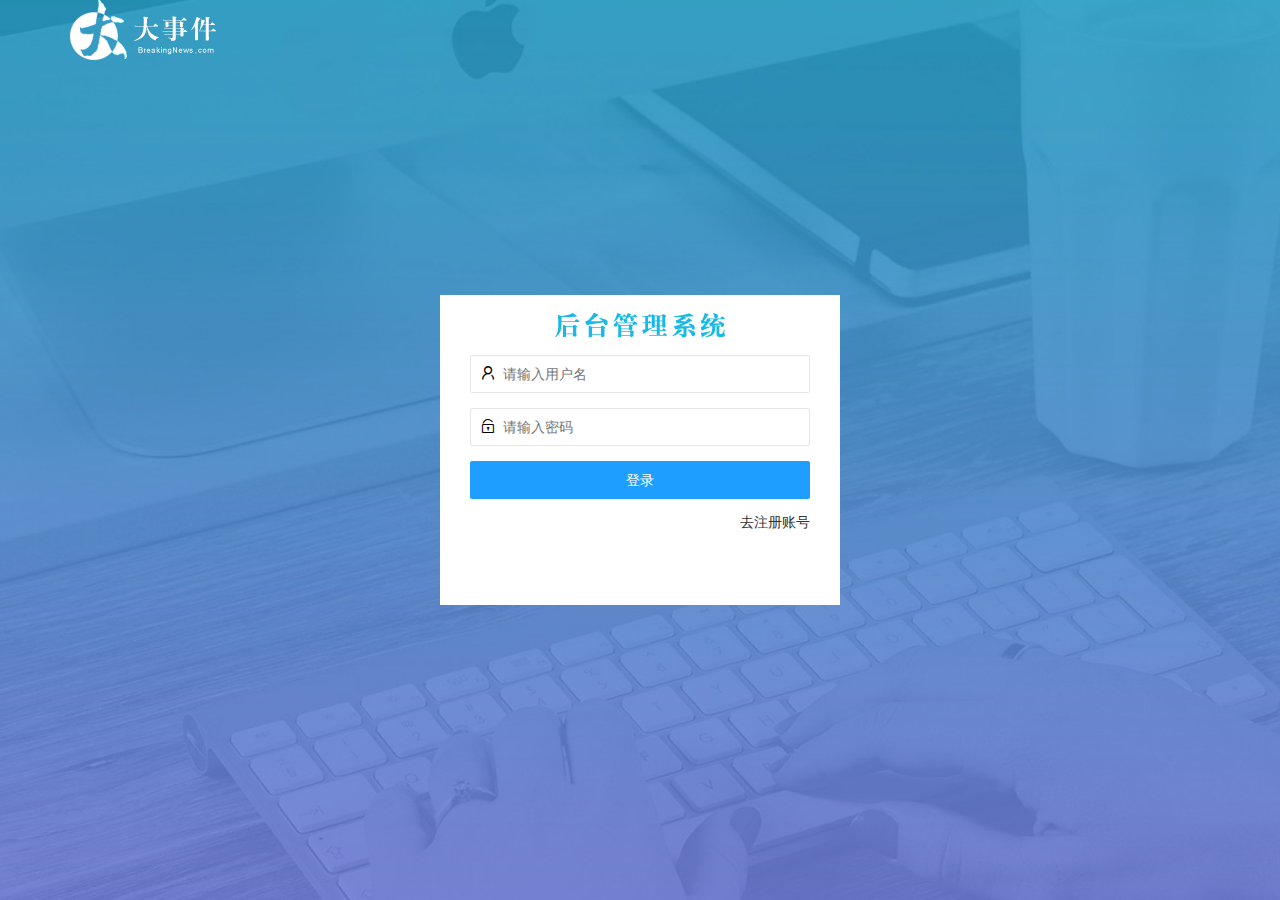
<file: login.html>
<!DOCTYPE html>
<html lang="en">

<head>
    <meta charset="UTF-8">
    <meta http-equiv="X-UA-Compatible" content="IE=edge">
    <meta name="viewport" content="width=device-width, initial-scale=1.0">
    <title>大事件-登录/注册</title>
    <!-- 导入自己的样式表 -->
    <link rel="stylesheet" href="/assets/css/login.css">
    <!-- 导入layui样式表 -->
    <link rel="stylesheet" href="/assets/lib/layui/css/layui.css">
</head>

<body>
    <!-- 头部的logo区域 -->
    <div class="layui-main">
        <img src="/assets/images/logo.png" alt="">
    </div>
    <!-- 登录注册区域 -->
    <div class="loginAndRegBox">
        <div class="title-box"></div>
        <!-- 登录的div -->
        <div class="login-box">
            <!-- 登录的表单 -->
            <form class="layui-form" id="form_login">
                <!-- 用户名 -->
                <div class="layui-form-item">
                    <i class="layui-icon layui-icon-username"></i>
                    <input type="text" name="username" required lay-verify="required" placeholder="请输入用户名"
                        autocomplete="off" class="layui-input">
                </div>
                <!-- 密码 -->
                <div class="layui-form-item">
                    <i class="layui-icon layui-icon-password"></i>
                    <input type="password" name="password" required lay-verify="required" placeholder="请输入密码"
                        autocomplete="off" class="layui-input">
                </div>
                <!-- 登录按钮 -->
                <div class="layui-form-item ">
                    <button class="layui-btn layui-btn-fluid layui-btn-normal" lay-submit>登录</button>
                </div>
                <div class="layui-form-item links">
                    <a href="javascript:;" id="link_reg">去注册账号</a>
                </div>
            </form>
        </div>
        <!-- 注册的div -->
        <div class="reg-box">
            <!-- 注册的表单 -->
            <form class="layui-form" id="form_reg">
                <!-- 用户名 -->
                <div class="layui-form-item">
                    <i class="layui-icon layui-icon-username"></i>
                    <input type="text" name="username" required lay-verify="required" placeholder="请输入用户名"
                        autocomplete="off" class="layui-input">
                </div>
                <!-- 密码 -->
                <div class="layui-form-item">
                    <i class="layui-icon layui-icon-password"></i>
                    <input type="password" name="password" required lay-verify="required|pwd" placeholder="请输入密码"
                        autocomplete="off" class="layui-input">
                </div>
                <!-- 确认密码框 -->
                <div class="layui-form-item">
                    <i class="layui-icon layui-icon-password"></i>
                    <input type="password" name="repassword" required lay-verify="required|pwd|repwd"
                        placeholder="再次确认密码" autocomplete="off" class="layui-input">
                </div>
                <!-- 登录按钮 -->
                <div class="layui-form-item ">
                    <button class="layui-btn layui-btn-fluid layui-btn-normal" lay-submit>注册</button>
                </div>
                <div class="layui-form-item links">
                    <a href="javascript:;" id="link_login">去登录</a>
                </div>
            </form>
        </div>
    </div>
    <!-- 导入layui的js文件 -->
    <script src="/assets/lib/layui/layui.all.js"></script>
    <!-- 导入jquery -->
    <script src="/assets/lib/jquery.js"></script>
    <!-- 导入自己封装的baseAPI.js脚本 -->
    <script src="/assets/js/baseAPI.js"></script>
    <!-- 导入自己的js -->
    <script src="/assets/js/login.js"></script>
</body>

</html>
</file>
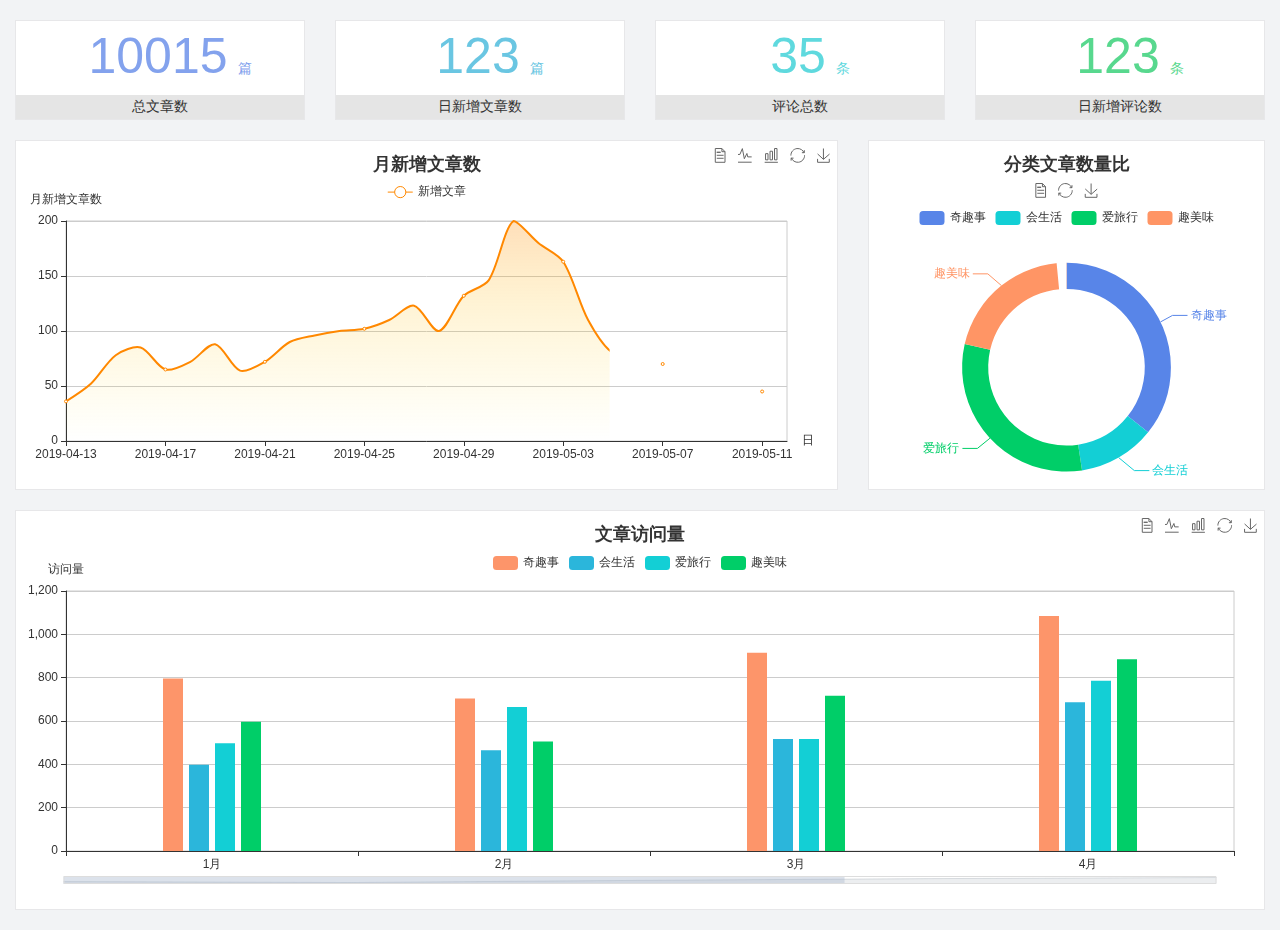
<file: home/dashboard.html>
<!DOCTYPE html>
<html lang="en">

<head>
  <meta charset="UTF-8">
  <meta name="viewport" content="width=device-width, initial-scale=1.0">
  <meta http-equiv="X-UA-Compatible" content="ie=edge">
  <title>图表统计</title>
  <link rel="stylesheet" href="../../assets/lib/bootstrap.css" />
  <link rel="stylesheet" href="../../assets/lib/main.css" />
  <script src="../../assets/lib/jquery.js"></script>
  <script type="text/javascript" src="../../assets/lib/echarts.min.js"></script>
</head>

<body>
  <div class="container-fluid">
    <div class="row spannel_list">
      <div class="col-sm-3 col-xs-6">
        <div class="spannel">
          <em>10015</em><span>篇</span>
          <b>总文章数</b>
        </div>
      </div>
      <div class="col-sm-3 col-xs-6">
        <div class="spannel scolor01">
          <em>123</em><span>篇</span>
          <b>日新增文章数</b>
        </div>
      </div>
      <div class="col-sm-3 col-xs-6">
        <div class="spannel scolor02">
          <em>35</em><span>条</span>
          <b>评论总数</b>
        </div>
      </div>
      <div class="col-sm-3 col-xs-6">
        <div class="spannel scolor03">
          <em>123</em><span>条</span>
          <b>日新增评论数</b>
        </div>
      </div>
    </div>
  </div>

  <div class="container-fluid">
    <div class="row curve-pie">
      <div class="col-lg-8 col-md-8">
        <div class="gragh_pannel" id="curve_show"></div>
      </div>
      <div class="col-lg-4 col-md-4">
        <div class="gragh_pannel" id="pie_show"></div>
      </div>
    </div>
  </div>

  <div class="container-fluid">
    <div class="column_pannel" id="column_show"></div>
  </div>

  <script>
    var oChart = echarts.init(document.getElementById('curve_show'));
    var aList_all = [
      { 'count': 36, 'date': '2019-04-13' },
      { 'count': 52, 'date': '2019-04-14' },
      { 'count': 78, 'date': '2019-04-15' },
      { 'count': 85, 'date': '2019-04-16' },
      { 'count': 65, 'date': '2019-04-17' },
      { 'count': 72, 'date': '2019-04-18' },
      { 'count': 88, 'date': '2019-04-19' },
      { 'count': 64, 'date': '2019-04-20' },
      { 'count': 72, 'date': '2019-04-21' },
      { 'count': 90, 'date': '2019-04-22' },
      { 'count': 96, 'date': '2019-04-23' },
      { 'count': 100, 'date': '2019-04-24' },
      { 'count': 102, 'date': '2019-04-25' },
      { 'count': 110, 'date': '2019-04-26' },
      { 'count': 123, 'date': '2019-04-27' },
      { 'count': 100, 'date': '2019-04-28' },
      { 'count': 132, 'date': '2019-04-29' },
      { 'count': 146, 'date': '2019-04-30' },
      { 'count': 200, 'date': '2019-05-01' },
      { 'count': 180, 'date': '2019-05-02' },
      { 'count': 163, 'date': '2019-05-03' },
      { 'count': 110, 'date': '2019-05-04' },
      { 'count': 80, 'date': '2019-05-05' },
      { 'count': 82, 'date': '2019-05-06' },
      { 'count': 70, 'date': '2019-05-07' },
      { 'count': 65, 'date': '2019-05-08' },
      { 'count': 54, 'date': '2019-05-09' },
      { 'count': 40, 'date': '2019-05-10' },
      { 'count': 45, 'date': '2019-05-11' },
      { 'count': 38, 'date': '2019-05-12' },
    ];

    let aCount = [];
    let aDate = [];

    for (var i = 0; i < aList_all.length; i++) {
      aCount.push(aList_all[i].count);
      aDate.push(aList_all[i].date);
    }

    var chartopt = {
      title: {
        text: '月新增文章数',
        left: 'center',
        top: '10'
      },
      tooltip: {
        trigger: 'axis'
      },
      legend: {
        data: ['新增文章'],
        top: '40'
      },
      toolbox: {
        show: true,
        feature: {
          mark: { show: true },
          dataView: { show: true, readOnly: false },
          magicType: { show: true, type: ['line', 'bar'] },
          restore: { show: true },
          saveAsImage: { show: true }
        }
      },
      calculable: true,
      xAxis: [
        {
          name: '日',
          type: 'category',
          boundaryGap: false,
          data: aDate
        }
      ],
      yAxis: [
        {
          name: '月新增文章数',
          type: 'value'
        }
      ],
      series: [
        {
          name: '新增文章',
          type: 'line',
          smooth: true,
          itemStyle: { normal: { areaStyle: { type: 'default' }, color: '#f80' }, lineStyle: { color: '#f80' } },
          data: aCount
        }],
      areaStyle: {
        normal: {
          color: new echarts.graphic.LinearGradient(0, 0, 0, 1, [{
            offset: 0,
            color: 'rgba(255,136,0,0.39)'
          }, {
            offset: .34,
            color: 'rgba(255,180,0,0.25)'
          }, {
            offset: 1,
            color: 'rgba(255,222,0,0.00)'
          }])

        }
      },
      grid: {
        show: true,
        x: 50,
        x2: 50,
        y: 80,
        height: 220
      }
    };

    oChart.setOption(chartopt);


    var oPie = echarts.init(document.getElementById('pie_show'));
    var oPieopt =
    {
      title: {
        top: 10,
        text: '分类文章数量比',
        x: 'center'
      },
      tooltip: {
        trigger: 'item',
        formatter: "{a} <br/>{b} : {c} ({d}%)"
      },
      color: ['#5885e8', '#13cfd5', '#00ce68', '#ff9565'],
      legend: {
        x: 'center',
        top: 65,
        data: ['奇趣事', '会生活', '爱旅行', '趣美味']
      },
      toolbox: {
        show: true,
        x: 'center',
        top: 35,
        feature: {
          mark: { show: true },
          dataView: { show: true, readOnly: false },
          magicType: {
            show: true,
            type: ['pie', 'funnel'],
            option: {
              funnel: {
                x: '25%',
                width: '50%',
                funnelAlign: 'left',
                max: 1548
              }
            }
          },
          restore: { show: true },
          saveAsImage: { show: true }
        }
      },
      calculable: true,
      series: [
        {
          name: '访问来源',
          type: 'pie',
          radius: ['45%', '60%'],
          center: ['50%', '65%'],
          data: [
            { value: 300, name: '奇趣事' },
            { value: 100, name: '会生活' },
            { value: 260, name: '爱旅行' },
            { value: 180, name: '趣美味' }
          ]
        }
      ]
    };
    oPie.setOption(oPieopt);



    var oColumn = this.echarts.init(document.getElementById('column_show'));
    var oColumnopt =
    {
      title: {
        text: '文章访问量',
        left: 'center',
        top: '10'
      },
      tooltip: {
        trigger: 'axis'
      },
      legend: {
        data: ['奇趣事', '会生活', '爱旅行', '趣美味'],
        top: '40'
      },
      toolbox: {
        show: true,
        feature: {
          mark: { show: true },
          dataView: { show: true, readOnly: false },
          magicType: { show: true, type: ['line', 'bar'] },
          restore: { show: true },
          saveAsImage: { show: true }
        }
      },
      calculable: true,
      xAxis: [
        {
          type: 'category',
          data: ['1月', '2月', '3月', '4月', '5月']
        }
      ],
      yAxis: [
        {
          name: '访问量',
          type: 'value'
        }
      ],
      series: [
        {
          name: '奇趣事',
          type: 'bar',
          barWidth: 20,
          itemStyle: {
            normal: { areaStyle: { type: 'default' }, color: '#fd956a' }
          },
          data: [800, 708, 920, 1090, 1200]
        },
        {
          name: '会生活',
          type: 'bar',
          barWidth: 20,
          itemStyle: {
            normal: { areaStyle: { type: 'default' }, color: '#2bb6db' }
          },
          data: [400, 468, 520, 690, 800]
        },
        {
          name: '爱旅行',
          type: 'bar',
          barWidth: 20,
          itemStyle: {
            normal: { areaStyle: { type: 'default' }, color: '#13cfd5' }
          },
          data: [500, 668, 520, 790, 900]
        },
        {
          name: '趣美味',
          type: 'bar',
          barWidth: 20,
          itemStyle: {
            normal: { areaStyle: { type: 'default' }, color: '#00ce68' }
          },
          data: [600, 508, 720, 890, 1000]
        }
      ],
      grid: {
        show: true,
        x: 50,
        x2: 30,
        y: 80,
        height: 260
      },
      dataZoom: [//给x轴设置滚动条
        {
          start: 0,//默认为0
          end: 100 - 1000 / 31,//默认为100
          type: 'slider',
          show: true,
          xAxisIndex: [0],
          handleSize: 0,//滑动条的 左右2个滑动条的大小
          height: 8,//组件高度
          left: 45, //左边的距离
          right: 50,//右边的距离
          bottom: 26,//右边的距离
          handleColor: '#ddd',//h滑动图标的颜色
          handleStyle: {
            borderColor: "#cacaca",
            borderWidth: "1",
            shadowBlur: 2,
            background: "#ddd",
            shadowColor: "#ddd",
          }
        }]
    };
    oColumn.setOption(oColumnopt);
  </script>
</body>

</html>
</file>
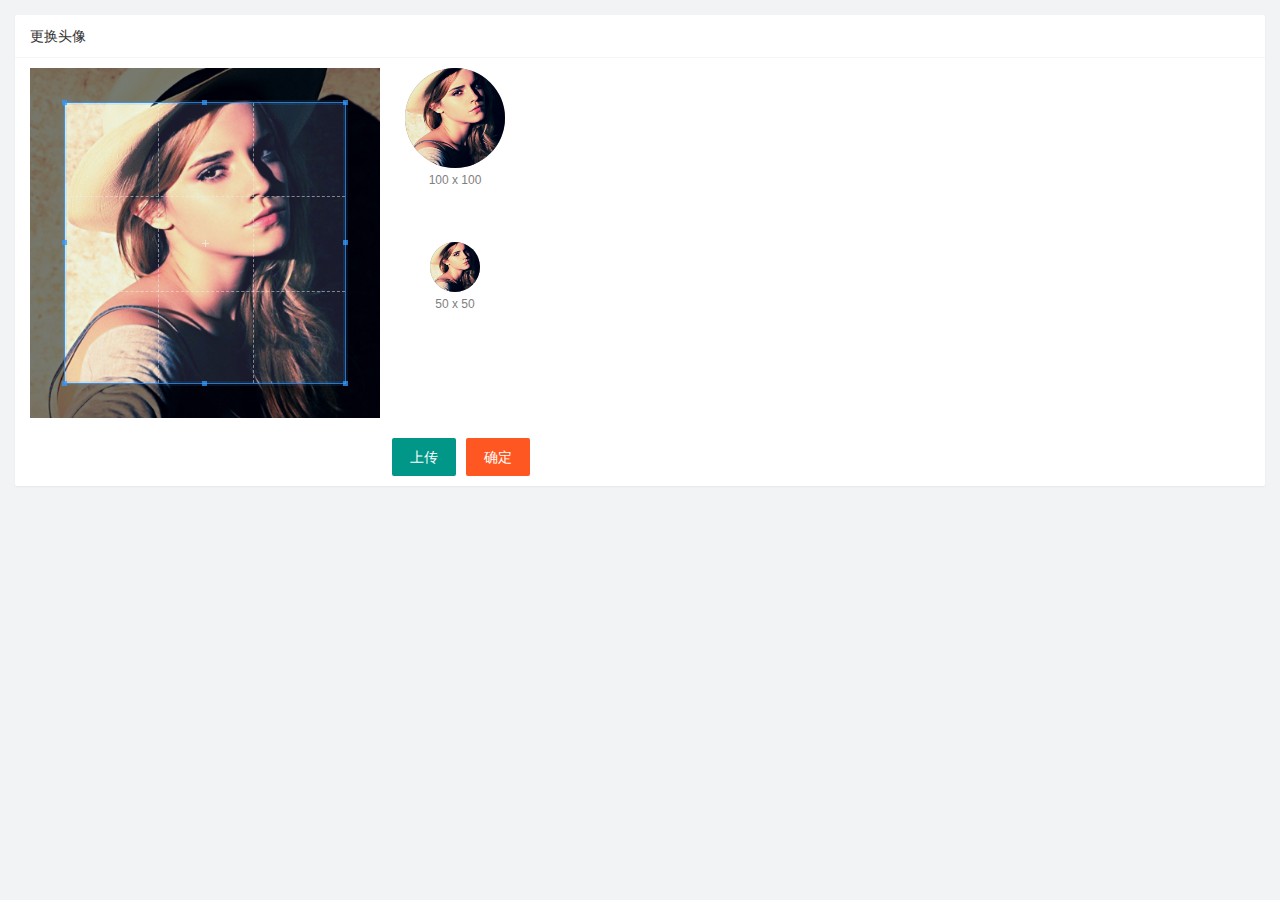
<file: user/user_avatar.html>
<!DOCTYPE html>
<html lang="en">

<head>
    <meta charset="UTF-8">
    <meta http-equiv="X-UA-Compatible" content="IE=edge">
    <meta name="viewport" content="width=device-width, initial-scale=1.0">
    <title>更换头像</title>
    <!-- 导入layui样式表 -->
    <link rel="stylesheet" href="/assets/lib/layui/css/layui.css">
    <!-- 导入自己的样式表 -->
    <link rel="stylesheet" href="/assets/css/user/user_avatar.css">
    <!-- 导入cropper样式表 -->
    <link rel="stylesheet" href="/assets/lib/cropper/cropper.css" />
</head>

<body>
    <div class="layui-card">
        <div class="layui-card-header">更换头像</div>
        <div class="layui-card-body">
            <!-- 第一行的图片裁剪和预览区域 -->
            <div class="row1">
                <!-- 图片裁剪区域 -->
                <div class="cropper-box">
                    <!-- 这个 img 标签很重要，将来会把它初始化为裁剪区域 -->
                    <img id="image" src="/assets/images/sample.jpg" />
                </div>
                <!-- 图片的预览区域 -->
                <div class="preview-box">
                    <div>
                        <!-- 宽高为 100px 的预览区域 -->
                        <div class="img-preview w100"></div>
                        <p class="size">100 x 100</p>
                    </div>
                    <div>
                        <!-- 宽高为 50px 的预览区域 -->
                        <div class="img-preview w50"></div>
                        <p class="size">50 x 50</p>
                    </div>
                </div>
            </div>

            <!-- 第二行的按钮区域 -->
            <div class="row2">
                <!-- 通过accept属性，可以指定允许用户选择什么类型的文件 -->
                <input type="file" id="file" accept="image/png,image/jpeg">
                <button type="button" class="layui-btn" id="btnChooseImage">上传</button>
                <button type="button" class="layui-btn layui-btn-danger" id="btnUpload">确定</button>
            </div>
        </div>
    </div>
    <script src="/assets/lib/layui/layui.all.js"></script>
    <script src="/assets/lib/jquery.js"></script>
    <script src="/assets/lib/cropper/Cropper.js"></script>
    <script src="/assets/lib/cropper/jquery-cropper.js"></script>
    <script src="/assets/js/baseAPI.js"></script>
    <!-- 导入自己的js脚本 -->
    <script src="/assets/js/user/user_avatar.js"></script>
</body>

</html>
</file>
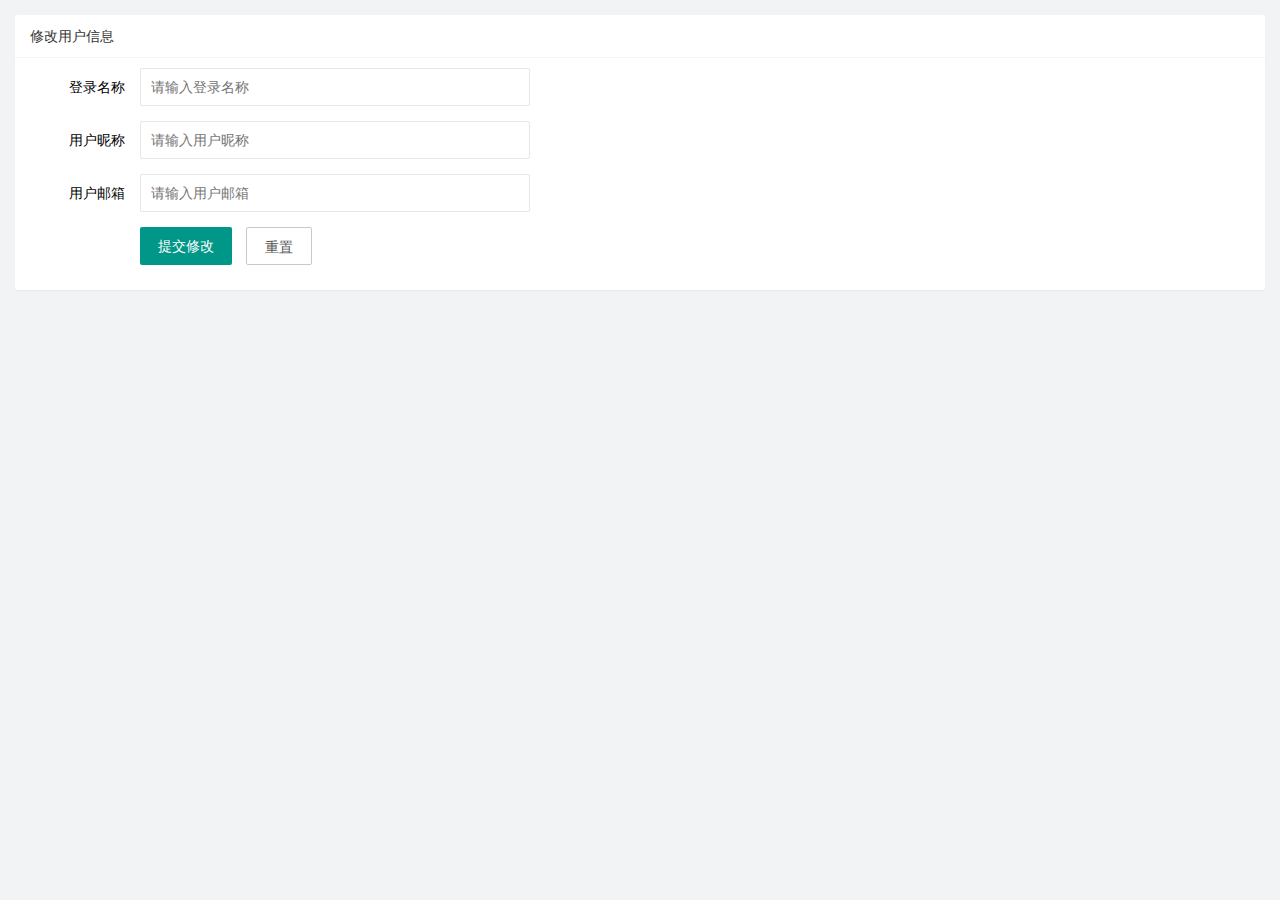
<file: user/user_info.html>
<!DOCTYPE html>
<html lang="en">

<head>
    <meta charset="UTF-8">
    <meta http-equiv="X-UA-Compatible" content="IE=edge">
    <meta name="viewport" content="width=device-width, initial-scale=1.0">
    <title>基本资料</title>
    <!-- 导入layui样式 -->
    <link rel="stylesheet" href="/assets/lib/layui/css/layui.css">
    <!-- 导入自己的样式 -->
    <link rel="stylesheet" href="/assets/css/user/user_info.css">

</head>

<body>
    <div class="layui-card">
        <div class="layui-card-header">修改用户信息</div>
        <div class="layui-card-body">
            <!-- form表单区域 -->
            <form class="layui-form" lay-filter="formUserInfo">
                <!-- 这是隐藏域 -->
                <input type="hidden" name="id">
                <div class="layui-form-item">
                    <label class="layui-form-label">登录名称</label>
                    <div class="layui-input-block">
                        <input type="text" name="username" required lay-verify="required" placeholder="请输入登录名称"
                            autocomplete="off" class="layui-input"  readonly>
                    </div>
                </div>

                <div class="layui-form-item">
                    <label class="layui-form-label">用户昵称</label>
                    <div class="layui-input-block">
                        <input type="text" name="nickname" required lay-verify="required|nickname" placeholder="请输入用户昵称"
                            autocomplete="off" class="layui-input">
                    </div>
                </div>

                <div class="layui-form-item">
                    <label class="layui-form-label">用户邮箱</label>
                    <div class="layui-input-block">
                        <input type="text" name="email" required lay-verify="required|email" placeholder="请输入用户邮箱"
                            autocomplete="off" class="layui-input">
                    </div>
                </div>

                <div class="layui-form-item">
                    <div class="layui-input-block">
                        <button class="layui-btn" lay-submit lay-filter="formDemo">提交修改</button>
                        <button type="reset" class="layui-btn layui-btn-primary" id="btnReset">重置</button>
                    </div>
                </div>
            </form>
        </div>
    </div>

    <!-- 导入layui的js文件 -->
    <script src="/assets/lib/layui/layui.all.js"></script>
    <!-- 导入jquery -->
    <script src="/assets/lib/jquery.js"></script>
    <!-- 导入baseAPI脚本 -->
    <script src="/assets/js/baseAPI.js"></script>
    <!-- 导入自己的js文件 -->
    <script src="/assets/js/user/user_info.js"></script>
</body>

</html>
</file>
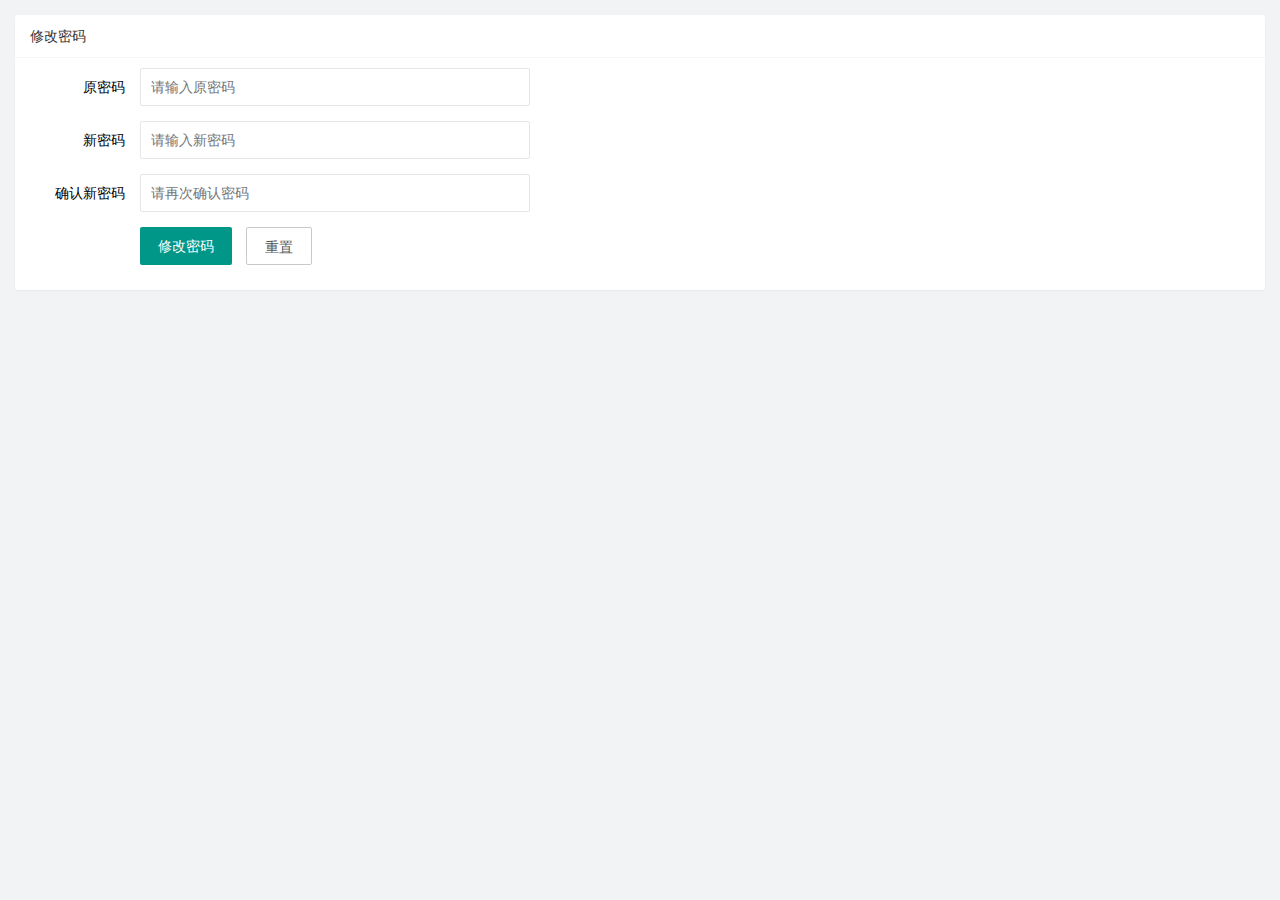
<file: user/user_pwd.html>
<!DOCTYPE html>
<html lang="en">

<head>
    <meta charset="UTF-8">
    <meta http-equiv="X-UA-Compatible" content="IE=edge">
    <meta name="viewport" content="width=device-width, initial-scale=1.0">
    <title>重置密码</title>
    <!-- 导入layui样式表 -->
    <link rel="stylesheet" href="/assets/lib/layui/css/layui.css">
    <!-- 导入自己的样式表 -->
    <link rel="stylesheet" href="/assets/css/user/user_pwd.css">
</head>

<body>
    <!-- 卡片区域 -->
    <div class="layui-card">
        <div class="layui-card-header">修改密码</div>
        <div class="layui-card-body">
            <form class="layui-form" action="">
                <div class="layui-form-item">
                    <label class="layui-form-label">原密码</label>
                    <div class="layui-input-block">
                        <input type="password" name="oldPwd" required lay-verify="required|pwd" placeholder="请输入原密码"
                            autocomplete="off" class="layui-input">
                    </div>
                </div>
                <div class="layui-form-item">
                    <label class="layui-form-label">新密码</label>
                    <div class="layui-input-block">
                        <input type="password" name="newPwd" required lay-verify="required|pwd|samePwd" placeholder="请输入新密码"
                            autocomplete="off" class="layui-input">
                    </div>
                </div>
                <div class="layui-form-item">
                    <label class="layui-form-label">确认新密码</label>
                    <div class="layui-input-block">
                        <input type="password" name="rePwd" required lay-verify="required|pwd|rePwd" placeholder="请再次确认密码"
                            autocomplete="off" class="layui-input">
                    </div>
                </div>
                <div class="layui-form-item">
                    <div class="layui-input-block">
                        <button class="layui-btn" lay-submit lay-filter="formDemo">修改密码</button>
                        <button type="reset" class="layui-btn layui-btn-primary">重置</button>
                    </div>
                </div>
            </form>
        </div>
    </div>
    <!-- 导入layui的js -->
    <script src="/assets/lib/layui/layui.all.js"></script>
    <!-- 导入jquery -->
    <script src="/assets/lib/jquery.js"></script>
    <!-- 导入baseAPI脚本 -->
    <script src="/assets/js/baseAPI.js"></script>
    <!-- 导入自己的js脚本 -->
    <script src="/assets/js/user/user_pwd.js"></script>

</body>

</html>
</file>
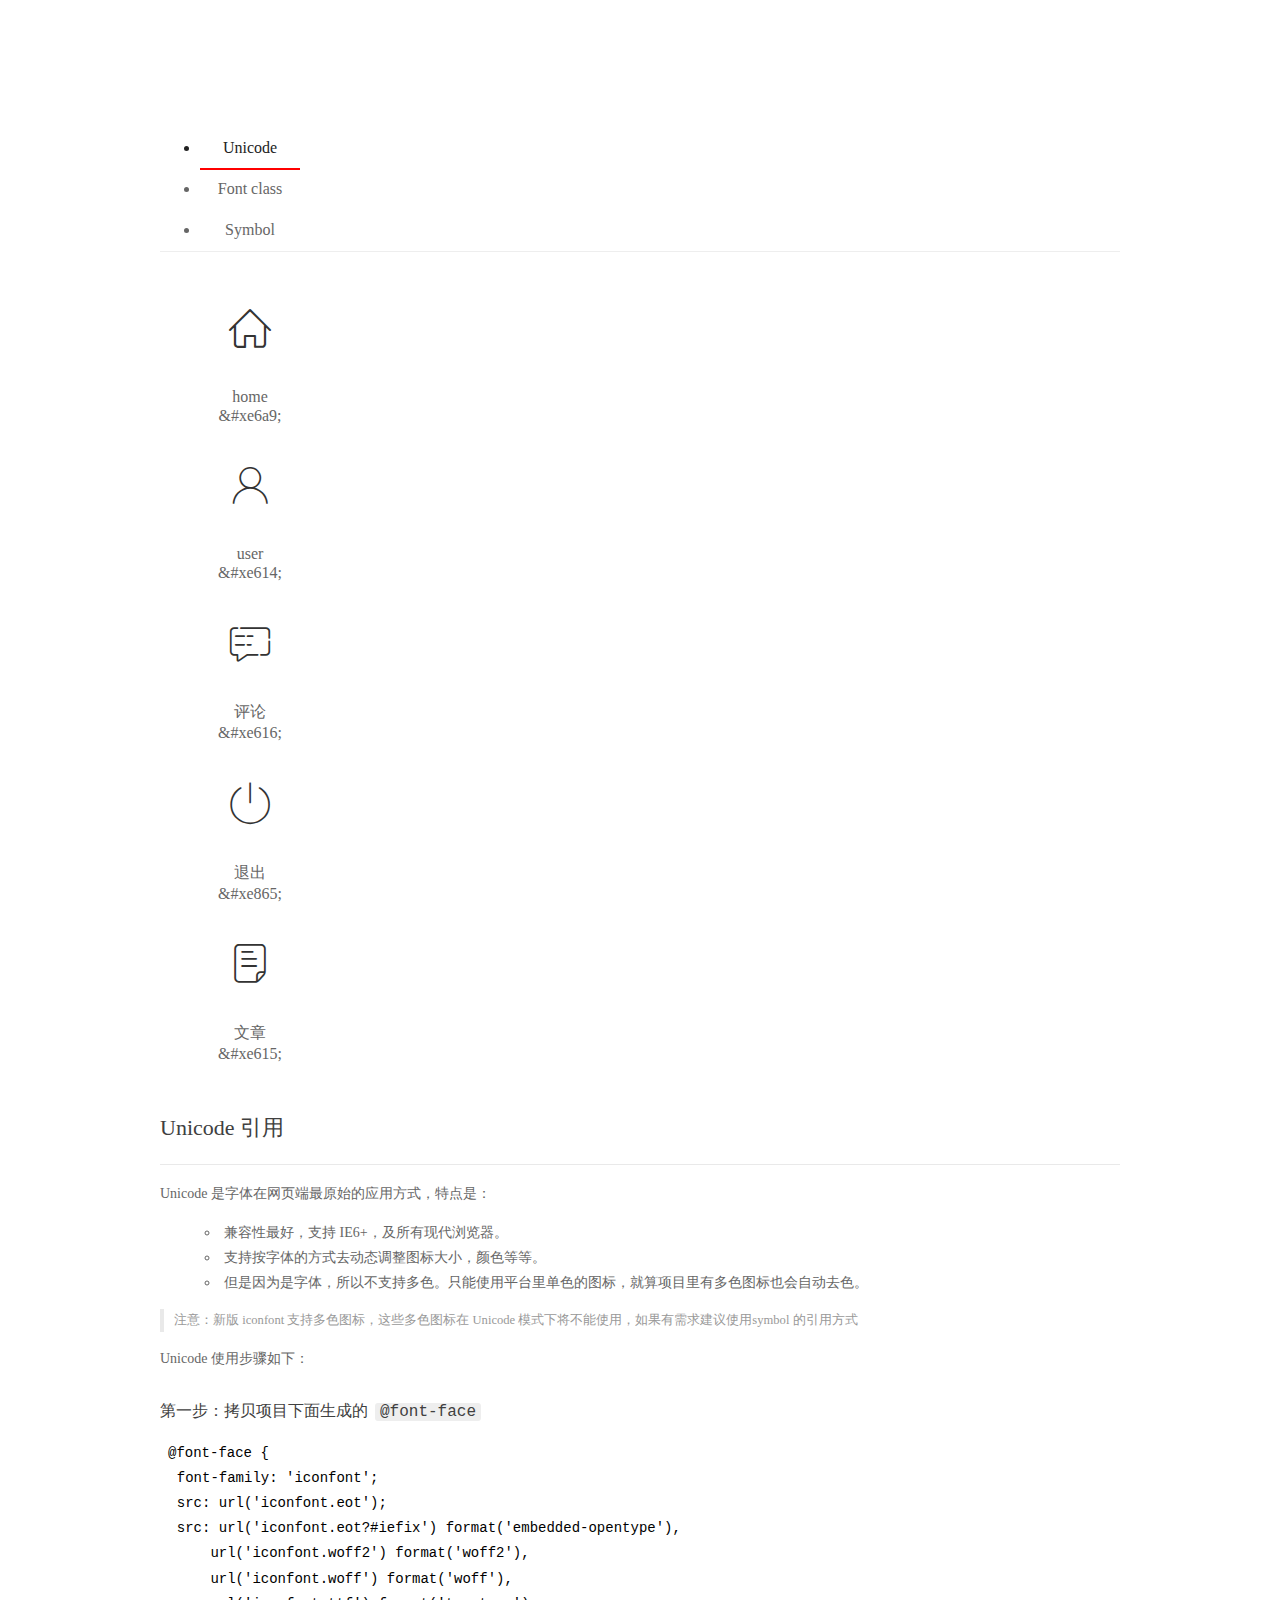
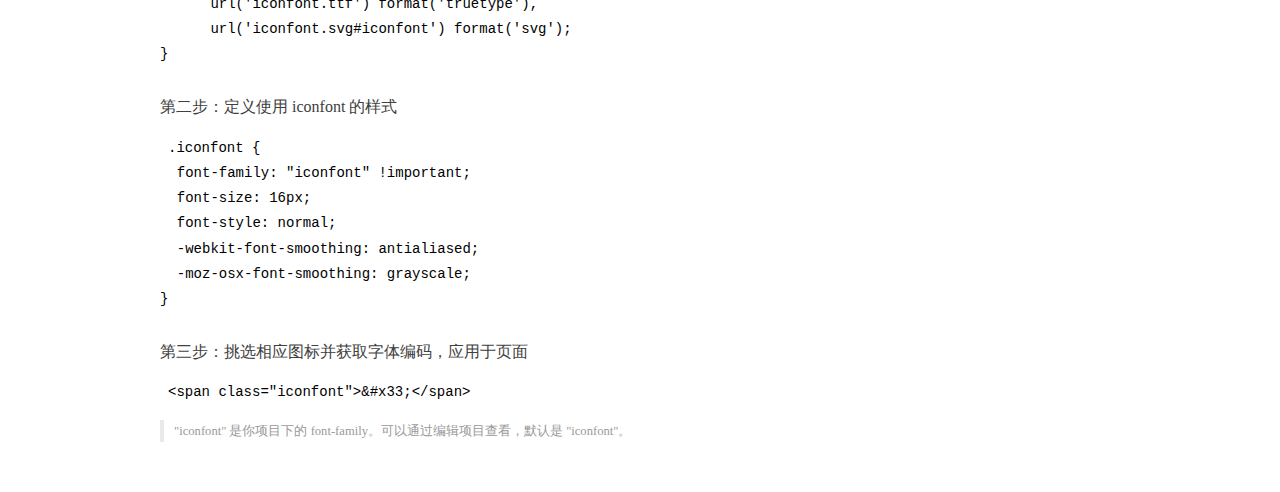
<file: assets/fonts/demo_index.html>
<!DOCTYPE html>
<html>
<head>
  <meta charset="utf-8"/>
  <title>IconFont Demo</title>
  <link rel="shortcut icon" href="https://gtms04.alicdn.com/tps/i4/TB1_oz6GVXXXXaFXpXXJDFnIXXX-64-64.ico" type="image/x-icon"/>
  <link rel="stylesheet" href="https://g.alicdn.com/thx/cube/1.3.2/cube.min.css">
  <link rel="stylesheet" href="demo.css">
  <link rel="stylesheet" href="iconfont.css">
  <script src="iconfont.js"></script>
  <!-- jQuery -->
  <script src="https://a1.alicdn.com/oss/uploads/2018/12/26/7bfddb60-08e8-11e9-9b04-53e73bb6408b.js"></script>
  <!-- 代码高亮 -->
  <script src="https://a1.alicdn.com/oss/uploads/2018/12/26/a3f714d0-08e6-11e9-8a15-ebf944d7534c.js"></script>
</head>
<body>
  <div class="main">
    <h1 class="logo"><a href="https://www.iconfont.cn/" title="iconfont 首页" target="_blank">&#xe86b;</a></h1>
    <div class="nav-tabs">
      <ul id="tabs" class="dib-box">
        <li class="dib active"><span>Unicode</span></li>
        <li class="dib"><span>Font class</span></li>
        <li class="dib"><span>Symbol</span></li>
      </ul>
      
    </div>
    <div class="tab-container">
      <div class="content unicode" style="display: block;">
          <ul class="icon_lists dib-box">
          
            <li class="dib">
              <span class="icon iconfont">&#xe6a9;</span>
                <div class="name">home</div>
                <div class="code-name">&amp;#xe6a9;</div>
              </li>
          
            <li class="dib">
              <span class="icon iconfont">&#xe614;</span>
                <div class="name">user</div>
                <div class="code-name">&amp;#xe614;</div>
              </li>
          
            <li class="dib">
              <span class="icon iconfont">&#xe616;</span>
                <div class="name">评论</div>
                <div class="code-name">&amp;#xe616;</div>
              </li>
          
            <li class="dib">
              <span class="icon iconfont">&#xe865;</span>
                <div class="name">退出</div>
                <div class="code-name">&amp;#xe865;</div>
              </li>
          
            <li class="dib">
              <span class="icon iconfont">&#xe615;</span>
                <div class="name">文章</div>
                <div class="code-name">&amp;#xe615;</div>
              </li>
          
          </ul>
          <div class="article markdown">
          <h2 id="unicode-">Unicode 引用</h2>
          <hr>

          <p>Unicode 是字体在网页端最原始的应用方式，特点是：</p>
          <ul>
            <li>兼容性最好，支持 IE6+，及所有现代浏览器。</li>
            <li>支持按字体的方式去动态调整图标大小，颜色等等。</li>
            <li>但是因为是字体，所以不支持多色。只能使用平台里单色的图标，就算项目里有多色图标也会自动去色。</li>
          </ul>
          <blockquote>
            <p>注意：新版 iconfont 支持多色图标，这些多色图标在 Unicode 模式下将不能使用，如果有需求建议使用symbol 的引用方式</p>
          </blockquote>
          <p>Unicode 使用步骤如下：</p>
          <h3 id="-font-face">第一步：拷贝项目下面生成的 <code>@font-face</code></h3>
<pre><code class="language-css"
>@font-face {
  font-family: 'iconfont';
  src: url('iconfont.eot');
  src: url('iconfont.eot?#iefix') format('embedded-opentype'),
      url('iconfont.woff2') format('woff2'),
      url('iconfont.woff') format('woff'),
      url('iconfont.ttf') format('truetype'),
      url('iconfont.svg#iconfont') format('svg');
}
</code></pre>
          <h3 id="-iconfont-">第二步：定义使用 iconfont 的样式</h3>
<pre><code class="language-css"
>.iconfont {
  font-family: "iconfont" !important;
  font-size: 16px;
  font-style: normal;
  -webkit-font-smoothing: antialiased;
  -moz-osx-font-smoothing: grayscale;
}
</code></pre>
          <h3 id="-">第三步：挑选相应图标并获取字体编码，应用于页面</h3>
<pre>
<code class="language-html"
>&lt;span class="iconfont"&gt;&amp;#x33;&lt;/span&gt;
</code></pre>
          <blockquote>
            <p>"iconfont" 是你项目下的 font-family。可以通过编辑项目查看，默认是 "iconfont"。</p>
          </blockquote>
          </div>
      </div>
      <div class="content font-class">
        <ul class="icon_lists dib-box">
          
          <li class="dib">
            <span class="icon iconfont icon-home"></span>
            <div class="name">
              home
            </div>
            <div class="code-name">.icon-home
            </div>
          </li>
          
          <li class="dib">
            <span class="icon iconfont icon-user"></span>
            <div class="name">
              user
            </div>
            <div class="code-name">.icon-user
            </div>
          </li>
          
          <li class="dib">
            <span class="icon iconfont icon-pinglun"></span>
            <div class="name">
              评论
            </div>
            <div class="code-name">.icon-pinglun
            </div>
          </li>
          
          <li class="dib">
            <span class="icon iconfont icon-tuichu"></span>
            <div class="name">
              退出
            </div>
            <div class="code-name">.icon-tuichu
            </div>
          </li>
          
          <li class="dib">
            <span class="icon iconfont icon-16"></span>
            <div class="name">
              文章
            </div>
            <div class="code-name">.icon-16
            </div>
          </li>
          
        </ul>
        <div class="article markdown">
        <h2 id="font-class-">font-class 引用</h2>
        <hr>

        <p>font-class 是 Unicode 使用方式的一种变种，主要是解决 Unicode 书写不直观，语意不明确的问题。</p>
        <p>与 Unicode 使用方式相比，具有如下特点：</p>
        <ul>
          <li>兼容性良好，支持 IE8+，及所有现代浏览器。</li>
          <li>相比于 Unicode 语意明确，书写更直观。可以很容易分辨这个 icon 是什么。</li>
          <li>因为使用 class 来定义图标，所以当要替换图标时，只需要修改 class 里面的 Unicode 引用。</li>
          <li>不过因为本质上还是使用的字体，所以多色图标还是不支持的。</li>
        </ul>
        <p>使用步骤如下：</p>
        <h3 id="-fontclass-">第一步：引入项目下面生成的 fontclass 代码：</h3>
<pre><code class="language-html">&lt;link rel="stylesheet" href="./iconfont.css"&gt;
</code></pre>
        <h3 id="-">第二步：挑选相应图标并获取类名，应用于页面：</h3>
<pre><code class="language-html">&lt;span class="iconfont icon-xxx"&gt;&lt;/span&gt;
</code></pre>
        <blockquote>
          <p>"
            iconfont" 是你项目下的 font-family。可以通过编辑项目查看，默认是 "iconfont"。</p>
        </blockquote>
      </div>
      </div>
      <div class="content symbol">
          <ul class="icon_lists dib-box">
          
            <li class="dib">
                <svg class="icon svg-icon" aria-hidden="true">
                  <use xlink:href="#icon-home"></use>
                </svg>
                <div class="name">home</div>
                <div class="code-name">#icon-home</div>
            </li>
          
            <li class="dib">
                <svg class="icon svg-icon" aria-hidden="true">
                  <use xlink:href="#icon-user"></use>
                </svg>
                <div class="name">user</div>
                <div class="code-name">#icon-user</div>
            </li>
          
            <li class="dib">
                <svg class="icon svg-icon" aria-hidden="true">
                  <use xlink:href="#icon-pinglun"></use>
                </svg>
                <div class="name">评论</div>
                <div class="code-name">#icon-pinglun</div>
            </li>
          
            <li class="dib">
                <svg class="icon svg-icon" aria-hidden="true">
                  <use xlink:href="#icon-tuichu"></use>
                </svg>
                <div class="name">退出</div>
                <div class="code-name">#icon-tuichu</div>
            </li>
          
            <li class="dib">
                <svg class="icon svg-icon" aria-hidden="true">
                  <use xlink:href="#icon-16"></use>
                </svg>
                <div class="name">文章</div>
                <div class="code-name">#icon-16</div>
            </li>
          
          </ul>
          <div class="article markdown">
          <h2 id="symbol-">Symbol 引用</h2>
          <hr>

          <p>这是一种全新的使用方式，应该说这才是未来的主流，也是平台目前推荐的用法。相关介绍可以参考这篇<a href="">文章</a>
            这种用法其实是做了一个 SVG 的集合，与另外两种相比具有如下特点：</p>
          <ul>
            <li>支持多色图标了，不再受单色限制。</li>
            <li>通过一些技巧，支持像字体那样，通过 <code>font-size</code>, <code>color</code> 来调整样式。</li>
            <li>兼容性较差，支持 IE9+，及现代浏览器。</li>
            <li>浏览器渲染 SVG 的性能一般，还不如 png。</li>
          </ul>
          <p>使用步骤如下：</p>
          <h3 id="-symbol-">第一步：引入项目下面生成的 symbol 代码：</h3>
<pre><code class="language-html">&lt;script src="./iconfont.js"&gt;&lt;/script&gt;
</code></pre>
          <h3 id="-css-">第二步：加入通用 CSS 代码（引入一次就行）：</h3>
<pre><code class="language-html">&lt;style&gt;
.icon {
  width: 1em;
  height: 1em;
  vertical-align: -0.15em;
  fill: currentColor;
  overflow: hidden;
}
&lt;/style&gt;
</code></pre>
          <h3 id="-">第三步：挑选相应图标并获取类名，应用于页面：</h3>
<pre><code class="language-html">&lt;svg class="icon" aria-hidden="true"&gt;
  &lt;use xlink:href="#icon-xxx"&gt;&lt;/use&gt;
&lt;/svg&gt;
</code></pre>
          </div>
      </div>

    </div>
  </div>
  <script>
  $(document).ready(function () {
      $('.tab-container .content:first').show()

      $('#tabs li').click(function (e) {
        var tabContent = $('.tab-container .content')
        var index = $(this).index()

        if ($(this).hasClass('active')) {
          return
        } else {
          $('#tabs li').removeClass('active')
          $(this).addClass('active')

          tabContent.hide().eq(index).fadeIn()
        }
      })
    })
  </script>
</body>
</html>
</file>
<file: assets/css/login.css>
html,
body {
    padding: 0;
    margin: 0;
    width: 100%;
    height: 100%;
    background: url('/assets/images/login_bg.jpg') no-repeat center;
    background-size: cover;
}

.loginAndRegBox {
    width: 400px;
    height: 310px;
    background-color: #fff;
    position: absolute;
    left: 50%;
    top: 50%;
    transform: translate(-50%, -50%);
}

.title-box {
    height: 60px;
    background: url('/assets/images/login_title.png') no-repeat center;
}

.reg-box {
    display: none;
}

.layui-form {
    padding: 0 30px;
}

.links {
    display: flex;
    justify-content: flex-end;
}

.layui-form-item {
    position: relative;
}

.layui-icon {
    position: absolute;
    left: 10px;
    top: 10px;
}

.layui-input {
    padding-left: 32px !important;
}
</file>
<file: assets/lib/layui/css/layui.css>
/** layui-v2.5.5 MIT License By https://www.layui.com */
 .layui-inline,img{display:inline-block;vertical-align:middle}h1,h2,h3,h4,h5,h6{font-weight:400}.layui-edge,.layui-header,.layui-inline,.layui-main{position:relative}.layui-body,.layui-edge,.layui-elip{overflow:hidden}.layui-btn,.layui-edge,.layui-inline,img{vertical-align:middle}.layui-btn,.layui-disabled,.layui-icon,.layui-unselect{-moz-user-select:none;-webkit-user-select:none;-ms-user-select:none}.layui-elip,.layui-form-checkbox span,.layui-form-pane .layui-form-label{text-overflow:ellipsis;white-space:nowrap}.layui-breadcrumb,.layui-tree-btnGroup{visibility:hidden}blockquote,body,button,dd,div,dl,dt,form,h1,h2,h3,h4,h5,h6,input,li,ol,p,pre,td,textarea,th,ul{margin:0;padding:0;-webkit-tap-highlight-color:rgba(0,0,0,0)}a:active,a:hover{outline:0}img{border:none}li{list-style:none}table{border-collapse:collapse;border-spacing:0}h4,h5,h6{font-size:100%}button,input,optgroup,option,select,textarea{font-family:inherit;font-size:inherit;font-style:inherit;font-weight:inherit;outline:0}pre{white-space:pre-wrap;white-space:-moz-pre-wrap;white-space:-pre-wrap;white-space:-o-pre-wrap;word-wrap:break-word}body{line-height:24px;font:14px Helvetica Neue,Helvetica,PingFang SC,Tahoma,Arial,sans-serif}hr{height:1px;margin:10px 0;border:0;clear:both}a{color:#333;text-decoration:none}a:hover{color:#777}a cite{font-style:normal;*cursor:pointer}.layui-border-box,.layui-border-box *{box-sizing:border-box}.layui-box,.layui-box *{box-sizing:content-box}.layui-clear{clear:both;*zoom:1}.layui-clear:after{content:'\20';clear:both;*zoom:1;display:block;height:0}.layui-inline{*display:inline;*zoom:1}.layui-edge{display:inline-block;width:0;height:0;border-width:6px;border-style:dashed;border-color:transparent}.layui-edge-top{top:-4px;border-bottom-color:#999;border-bottom-style:solid}.layui-edge-right{border-left-color:#999;border-left-style:solid}.layui-edge-bottom{top:2px;border-top-color:#999;border-top-style:solid}.layui-edge-left{border-right-color:#999;border-right-style:solid}.layui-disabled,.layui-disabled:hover{color:#d2d2d2!important;cursor:not-allowed!important}.layui-circle{border-radius:100%}.layui-show{display:block!important}.layui-hide{display:none!important}@font-face{font-family:layui-icon;src:url(../font/iconfont.eot?v=250);src:url(../font/iconfont.eot?v=250#iefix) format('embedded-opentype'),url(../font/iconfont.woff2?v=250) format('woff2'),url(../font/iconfont.woff?v=250) format('woff'),url(../font/iconfont.ttf?v=250) format('truetype'),url(../font/iconfont.svg?v=250#layui-icon) format('svg')}.layui-icon{font-family:layui-icon!important;font-size:16px;font-style:normal;-webkit-font-smoothing:antialiased;-moz-osx-font-smoothing:grayscale}.layui-icon-reply-fill:before{content:"\e611"}.layui-icon-set-fill:before{content:"\e614"}.layui-icon-menu-fill:before{content:"\e60f"}.layui-icon-search:before{content:"\e615"}.layui-icon-share:before{content:"\e641"}.layui-icon-set-sm:before{content:"\e620"}.layui-icon-engine:before{content:"\e628"}.layui-icon-close:before{content:"\1006"}.layui-icon-close-fill:before{content:"\1007"}.layui-icon-chart-screen:before{content:"\e629"}.layui-icon-star:before{content:"\e600"}.layui-icon-circle-dot:before{content:"\e617"}.layui-icon-chat:before{content:"\e606"}.layui-icon-release:before{content:"\e609"}.layui-icon-list:before{content:"\e60a"}.layui-icon-chart:before{content:"\e62c"}.layui-icon-ok-circle:before{content:"\1005"}.layui-icon-layim-theme:before{content:"\e61b"}.layui-icon-table:before{content:"\e62d"}.layui-icon-right:before{content:"\e602"}.layui-icon-left:before{content:"\e603"}.layui-icon-cart-simple:before{content:"\e698"}.layui-icon-face-cry:before{content:"\e69c"}.layui-icon-face-smile:before{content:"\e6af"}.layui-icon-survey:before{content:"\e6b2"}.layui-icon-tree:before{content:"\e62e"}.layui-icon-upload-circle:before{content:"\e62f"}.layui-icon-add-circle:before{content:"\e61f"}.layui-icon-download-circle:before{content:"\e601"}.layui-icon-templeate-1:before{content:"\e630"}.layui-icon-util:before{content:"\e631"}.layui-icon-face-surprised:before{content:"\e664"}.layui-icon-edit:before{content:"\e642"}.layui-icon-speaker:before{content:"\e645"}.layui-icon-down:before{content:"\e61a"}.layui-icon-file:before{content:"\e621"}.layui-icon-layouts:before{content:"\e632"}.layui-icon-rate-half:before{content:"\e6c9"}.layui-icon-add-circle-fine:before{content:"\e608"}.layui-icon-prev-circle:before{content:"\e633"}.layui-icon-read:before{content:"\e705"}.layui-icon-404:before{content:"\e61c"}.layui-icon-carousel:before{content:"\e634"}.layui-icon-help:before{content:"\e607"}.layui-icon-code-circle:before{content:"\e635"}.layui-icon-water:before{content:"\e636"}.layui-icon-username:before{content:"\e66f"}.layui-icon-find-fill:before{content:"\e670"}.layui-icon-about:before{content:"\e60b"}.layui-icon-location:before{content:"\e715"}.layui-icon-up:before{content:"\e619"}.layui-icon-pause:before{content:"\e651"}.layui-icon-date:before{content:"\e637"}.layui-icon-layim-uploadfile:before{content:"\e61d"}.layui-icon-delete:before{content:"\e640"}.layui-icon-play:before{content:"\e652"}.layui-icon-top:before{content:"\e604"}.layui-icon-friends:before{content:"\e612"}.layui-icon-refresh-3:before{content:"\e9aa"}.layui-icon-ok:before{content:"\e605"}.layui-icon-layer:before{content:"\e638"}.layui-icon-face-smile-fine:before{content:"\e60c"}.layui-icon-dollar:before{content:"\e659"}.layui-icon-group:before{content:"\e613"}.layui-icon-layim-download:before{content:"\e61e"}.layui-icon-picture-fine:before{content:"\e60d"}.layui-icon-link:before{content:"\e64c"}.layui-icon-diamond:before{content:"\e735"}.layui-icon-log:before{content:"\e60e"}.layui-icon-rate-solid:before{content:"\e67a"}.layui-icon-fonts-del:before{content:"\e64f"}.layui-icon-unlink:before{content:"\e64d"}.layui-icon-fonts-clear:before{content:"\e639"}.layui-icon-triangle-r:before{content:"\e623"}.layui-icon-circle:before{content:"\e63f"}.layui-icon-radio:before{content:"\e643"}.layui-icon-align-center:before{content:"\e647"}.layui-icon-align-right:before{content:"\e648"}.layui-icon-align-left:before{content:"\e649"}.layui-icon-loading-1:before{content:"\e63e"}.layui-icon-return:before{content:"\e65c"}.layui-icon-fonts-strong:before{content:"\e62b"}.layui-icon-upload:before{content:"\e67c"}.layui-icon-dialogue:before{content:"\e63a"}.layui-icon-video:before{content:"\e6ed"}.layui-icon-headset:before{content:"\e6fc"}.layui-icon-cellphone-fine:before{content:"\e63b"}.layui-icon-add-1:before{content:"\e654"}.layui-icon-face-smile-b:before{content:"\e650"}.layui-icon-fonts-html:before{content:"\e64b"}.layui-icon-form:before{content:"\e63c"}.layui-icon-cart:before{content:"\e657"}.layui-icon-camera-fill:before{content:"\e65d"}.layui-icon-tabs:before{content:"\e62a"}.layui-icon-fonts-code:before{content:"\e64e"}.layui-icon-fire:before{content:"\e756"}.layui-icon-set:before{content:"\e716"}.layui-icon-fonts-u:before{content:"\e646"}.layui-icon-triangle-d:before{content:"\e625"}.layui-icon-tips:before{content:"\e702"}.layui-icon-picture:before{content:"\e64a"}.layui-icon-more-vertical:before{content:"\e671"}.layui-icon-flag:before{content:"\e66c"}.layui-icon-loading:before{content:"\e63d"}.layui-icon-fonts-i:before{content:"\e644"}.layui-icon-refresh-1:before{content:"\e666"}.layui-icon-rmb:before{content:"\e65e"}.layui-icon-home:before{content:"\e68e"}.layui-icon-user:before{content:"\e770"}.layui-icon-notice:before{content:"\e667"}.layui-icon-login-weibo:before{content:"\e675"}.layui-icon-voice:before{content:"\e688"}.layui-icon-upload-drag:before{content:"\e681"}.layui-icon-login-qq:before{content:"\e676"}.layui-icon-snowflake:before{content:"\e6b1"}.layui-icon-file-b:before{content:"\e655"}.layui-icon-template:before{content:"\e663"}.layui-icon-auz:before{content:"\e672"}.layui-icon-console:before{content:"\e665"}.layui-icon-app:before{content:"\e653"}.layui-icon-prev:before{content:"\e65a"}.layui-icon-website:before{content:"\e7ae"}.layui-icon-next:before{content:"\e65b"}.layui-icon-component:before{content:"\e857"}.layui-icon-more:before{content:"\e65f"}.layui-icon-login-wechat:before{content:"\e677"}.layui-icon-shrink-right:before{content:"\e668"}.layui-icon-spread-left:before{content:"\e66b"}.layui-icon-camera:before{content:"\e660"}.layui-icon-note:before{content:"\e66e"}.layui-icon-refresh:before{content:"\e669"}.layui-icon-female:before{content:"\e661"}.layui-icon-male:before{content:"\e662"}.layui-icon-password:before{content:"\e673"}.layui-icon-senior:before{content:"\e674"}.layui-icon-theme:before{content:"\e66a"}.layui-icon-tread:before{content:"\e6c5"}.layui-icon-praise:before{content:"\e6c6"}.layui-icon-star-fill:before{content:"\e658"}.layui-icon-rate:before{content:"\e67b"}.layui-icon-template-1:before{content:"\e656"}.layui-icon-vercode:before{content:"\e679"}.layui-icon-cellphone:before{content:"\e678"}.layui-icon-screen-full:before{content:"\e622"}.layui-icon-screen-restore:before{content:"\e758"}.layui-icon-cols:before{content:"\e610"}.layui-icon-export:before{content:"\e67d"}.layui-icon-print:before{content:"\e66d"}.layui-icon-slider:before{content:"\e714"}.layui-icon-addition:before{content:"\e624"}.layui-icon-subtraction:before{content:"\e67e"}.layui-icon-service:before{content:"\e626"}.layui-icon-transfer:before{content:"\e691"}.layui-main{width:1140px;margin:0 auto}.layui-header{z-index:1000;height:60px}.layui-header a:hover{transition:all .5s;-webkit-transition:all .5s}.layui-side{position:fixed;left:0;top:0;bottom:0;z-index:999;width:200px;overflow-x:hidden}.layui-side-scroll{position:relative;width:220px;height:100%;overflow-x:hidden}.layui-body{position:absolute;left:200px;right:0;top:0;bottom:0;z-index:998;width:auto;overflow-y:auto;box-sizing:border-box}.layui-layout-body{overflow:hidden}.layui-layout-admin .layui-header{background-color:#23262E}.layui-layout-admin .layui-side{top:60px;width:200px;overflow-x:hidden}.layui-layout-admin .layui-body{position:fixed;top:60px;bottom:44px}.layui-layout-admin .layui-main{width:auto;margin:0 15px}.layui-layout-admin .layui-footer{position:fixed;left:200px;right:0;bottom:0;height:44px;line-height:44px;padding:0 15px;background-color:#eee}.layui-layout-admin .layui-logo{position:absolute;left:0;top:0;width:200px;height:100%;line-height:60px;text-align:center;color:#009688;font-size:16px}.layui-layout-admin .layui-header .layui-nav{background:0 0}.layui-layout-left{position:absolute!important;left:200px;top:0}.layui-layout-right{position:absolute!important;right:0;top:0}.layui-container{position:relative;margin:0 auto;padding:0 15px;box-sizing:border-box}.layui-fluid{position:relative;margin:0 auto;padding:0 15px}.layui-row:after,.layui-row:before{content:'';display:block;clear:both}.layui-col-lg1,.layui-col-lg10,.layui-col-lg11,.layui-col-lg12,.layui-col-lg2,.layui-col-lg3,.layui-col-lg4,.layui-col-lg5,.layui-col-lg6,.layui-col-lg7,.layui-col-lg8,.layui-col-lg9,.layui-col-md1,.layui-col-md10,.layui-col-md11,.layui-col-md12,.layui-col-md2,.layui-col-md3,.layui-col-md4,.layui-col-md5,.layui-col-md6,.layui-col-md7,.layui-col-md8,.layui-col-md9,.layui-col-sm1,.layui-col-sm10,.layui-col-sm11,.layui-col-sm12,.layui-col-sm2,.layui-col-sm3,.layui-col-sm4,.layui-col-sm5,.layui-col-sm6,.layui-col-sm7,.layui-col-sm8,.layui-col-sm9,.layui-col-xs1,.layui-col-xs10,.layui-col-xs11,.layui-col-xs12,.layui-col-xs2,.layui-col-xs3,.layui-col-xs4,.layui-col-xs5,.layui-col-xs6,.layui-col-xs7,.layui-col-xs8,.layui-col-xs9{position:relative;display:block;box-sizing:border-box}.layui-col-xs1,.layui-col-xs10,.layui-col-xs11,.layui-col-xs12,.layui-col-xs2,.layui-col-xs3,.layui-col-xs4,.layui-col-xs5,.layui-col-xs6,.layui-col-xs7,.layui-col-xs8,.layui-col-xs9{float:left}.layui-col-xs1{width:8.33333333%}.layui-col-xs2{width:16.66666667%}.layui-col-xs3{width:25%}.layui-col-xs4{width:33.33333333%}.layui-col-xs5{width:41.66666667%}.layui-col-xs6{width:50%}.layui-col-xs7{width:58.33333333%}.layui-col-xs8{width:66.66666667%}.layui-col-xs9{width:75%}.layui-col-xs10{width:83.33333333%}.layui-col-xs11{width:91.66666667%}.layui-col-xs12{width:100%}.layui-col-xs-offset1{margin-left:8.33333333%}.layui-col-xs-offset2{margin-left:16.66666667%}.layui-col-xs-offset3{margin-left:25%}.layui-col-xs-offset4{margin-left:33.33333333%}.layui-col-xs-offset5{margin-left:41.66666667%}.layui-col-xs-offset6{margin-left:50%}.layui-col-xs-offset7{margin-left:58.33333333%}.layui-col-xs-offset8{margin-left:66.66666667%}.layui-col-xs-offset9{margin-left:75%}.layui-col-xs-offset10{margin-left:83.33333333%}.layui-col-xs-offset11{margin-left:91.66666667%}.layui-col-xs-offset12{margin-left:100%}@media screen and (max-width:768px){.layui-hide-xs{display:none!important}.layui-show-xs-block{display:block!important}.layui-show-xs-inline{display:inline!important}.layui-show-xs-inline-block{display:inline-block!important}}@media screen and (min-width:768px){.layui-container{width:750px}.layui-hide-sm{display:none!important}.layui-show-sm-block{display:block!important}.layui-show-sm-inline{display:inline!important}.layui-show-sm-inline-block{display:inline-block!important}.layui-col-sm1,.layui-col-sm10,.layui-col-sm11,.layui-col-sm12,.layui-col-sm2,.layui-col-sm3,.layui-col-sm4,.layui-col-sm5,.layui-col-sm6,.layui-col-sm7,.layui-col-sm8,.layui-col-sm9{float:left}.layui-col-sm1{width:8.33333333%}.layui-col-sm2{width:16.66666667%}.layui-col-sm3{width:25%}.layui-col-sm4{width:33.33333333%}.layui-col-sm5{width:41.66666667%}.layui-col-sm6{width:50%}.layui-col-sm7{width:58.33333333%}.layui-col-sm8{width:66.66666667%}.layui-col-sm9{width:75%}.layui-col-sm10{width:83.33333333%}.layui-col-sm11{width:91.66666667%}.layui-col-sm12{width:100%}.layui-col-sm-offset1{margin-left:8.33333333%}.layui-col-sm-offset2{margin-left:16.66666667%}.layui-col-sm-offset3{margin-left:25%}.layui-col-sm-offset4{margin-left:33.33333333%}.layui-col-sm-offset5{margin-left:41.66666667%}.layui-col-sm-offset6{margin-left:50%}.layui-col-sm-offset7{margin-left:58.33333333%}.layui-col-sm-offset8{margin-left:66.66666667%}.layui-col-sm-offset9{margin-left:75%}.layui-col-sm-offset10{margin-left:83.33333333%}.layui-col-sm-offset11{margin-left:91.66666667%}.layui-col-sm-offset12{margin-left:100%}}@media screen and (min-width:992px){.layui-container{width:970px}.layui-hide-md{display:none!important}.layui-show-md-block{display:block!important}.layui-show-md-inline{display:inline!important}.layui-show-md-inline-block{display:inline-block!important}.layui-col-md1,.layui-col-md10,.layui-col-md11,.layui-col-md12,.layui-col-md2,.layui-col-md3,.layui-col-md4,.layui-col-md5,.layui-col-md6,.layui-col-md7,.layui-col-md8,.layui-col-md9{float:left}.layui-col-md1{width:8.33333333%}.layui-col-md2{width:16.66666667%}.layui-col-md3{width:25%}.layui-col-md4{width:33.33333333%}.layui-col-md5{width:41.66666667%}.layui-col-md6{width:50%}.layui-col-md7{width:58.33333333%}.layui-col-md8{width:66.66666667%}.layui-col-md9{width:75%}.layui-col-md10{width:83.33333333%}.layui-col-md11{width:91.66666667%}.layui-col-md12{width:100%}.layui-col-md-offset1{margin-left:8.33333333%}.layui-col-md-offset2{margin-left:16.66666667%}.layui-col-md-offset3{margin-left:25%}.layui-col-md-offset4{margin-left:33.33333333%}.layui-col-md-offset5{margin-left:41.66666667%}.layui-col-md-offset6{margin-left:50%}.layui-col-md-offset7{margin-left:58.33333333%}.layui-col-md-offset8{margin-left:66.66666667%}.layui-col-md-offset9{margin-left:75%}.layui-col-md-offset10{margin-left:83.33333333%}.layui-col-md-offset11{margin-left:91.66666667%}.layui-col-md-offset12{margin-left:100%}}@media screen and (min-width:1200px){.layui-container{width:1170px}.layui-hide-lg{display:none!important}.layui-show-lg-block{display:block!important}.layui-show-lg-inline{display:inline!important}.layui-show-lg-inline-block{display:inline-block!important}.layui-col-lg1,.layui-col-lg10,.layui-col-lg11,.layui-col-lg12,.layui-col-lg2,.layui-col-lg3,.layui-col-lg4,.layui-col-lg5,.layui-col-lg6,.layui-col-lg7,.layui-col-lg8,.layui-col-lg9{float:left}.layui-col-lg1{width:8.33333333%}.layui-col-lg2{width:16.66666667%}.layui-col-lg3{width:25%}.layui-col-lg4{width:33.33333333%}.layui-col-lg5{width:41.66666667%}.layui-col-lg6{width:50%}.layui-col-lg7{width:58.33333333%}.layui-col-lg8{width:66.66666667%}.layui-col-lg9{width:75%}.layui-col-lg10{width:83.33333333%}.layui-col-lg11{width:91.66666667%}.layui-col-lg12{width:100%}.layui-col-lg-offset1{margin-left:8.33333333%}.layui-col-lg-offset2{margin-left:16.66666667%}.layui-col-lg-offset3{margin-left:25%}.layui-col-lg-offset4{margin-left:33.33333333%}.layui-col-lg-offset5{margin-left:41.66666667%}.layui-col-lg-offset6{margin-left:50%}.layui-col-lg-offset7{margin-left:58.33333333%}.layui-col-lg-offset8{margin-left:66.66666667%}.layui-col-lg-offset9{margin-left:75%}.layui-col-lg-offset10{margin-left:83.33333333%}.layui-col-lg-offset11{margin-left:91.66666667%}.layui-col-lg-offset12{margin-left:100%}}.layui-col-space1{margin:-.5px}.layui-col-space1>*{padding:.5px}.layui-col-space3{margin:-1.5px}.layui-col-space3>*{padding:1.5px}.layui-col-space5{margin:-2.5px}.layui-col-space5>*{padding:2.5px}.layui-col-space8{margin:-3.5px}.layui-col-space8>*{padding:3.5px}.layui-col-space10{margin:-5px}.layui-col-space10>*{padding:5px}.layui-col-space12{margin:-6px}.layui-col-space12>*{padding:6px}.layui-col-space15{margin:-7.5px}.layui-col-space15>*{padding:7.5px}.layui-col-space18{margin:-9px}.layui-col-space18>*{padding:9px}.layui-col-space20{margin:-10px}.layui-col-space20>*{padding:10px}.layui-col-space22{margin:-11px}.layui-col-space22>*{padding:11px}.layui-col-space25{margin:-12.5px}.layui-col-space25>*{padding:12.5px}.layui-col-space30{margin:-15px}.layui-col-space30>*{padding:15px}.layui-btn,.layui-input,.layui-select,.layui-textarea,.layui-upload-button{outline:0;-webkit-appearance:none;transition:all .3s;-webkit-transition:all .3s;box-sizing:border-box}.layui-elem-quote{margin-bottom:10px;padding:15px;line-height:22px;border-left:5px solid #009688;border-radius:0 2px 2px 0;background-color:#f2f2f2}.layui-quote-nm{border-style:solid;border-width:1px 1px 1px 5px;background:0 0}.layui-elem-field{margin-bottom:10px;padding:0;border-width:1px;border-style:solid}.layui-elem-field legend{margin-left:20px;padding:0 10px;font-size:20px;font-weight:300}.layui-field-title{margin:10px 0 20px;border-width:1px 0 0}.layui-field-box{padding:10px 15px}.layui-field-title .layui-field-box{padding:10px 0}.layui-progress{position:relative;height:6px;border-radius:20px;background-color:#e2e2e2}.layui-progress-bar{position:absolute;left:0;top:0;width:0;max-width:100%;height:6px;border-radius:20px;text-align:right;background-color:#5FB878;transition:all .3s;-webkit-transition:all .3s}.layui-progress-big,.layui-progress-big .layui-progress-bar{height:18px;line-height:18px}.layui-progress-text{position:relative;top:-20px;line-height:18px;font-size:12px;color:#666}.layui-progress-big .layui-progress-text{position:static;padding:0 10px;color:#fff}.layui-collapse{border-width:1px;border-style:solid;border-radius:2px}.layui-colla-content,.layui-colla-item{border-top-width:1px;border-top-style:solid}.layui-colla-item:first-child{border-top:none}.layui-colla-title{position:relative;height:42px;line-height:42px;padding:0 15px 0 35px;color:#333;background-color:#f2f2f2;cursor:pointer;font-size:14px;overflow:hidden}.layui-colla-content{display:none;padding:10px 15px;line-height:22px;color:#666}.layui-colla-icon{position:absolute;left:15px;top:0;font-size:14px}.layui-card{margin-bottom:15px;border-radius:2px;background-color:#fff;box-shadow:0 1px 2px 0 rgba(0,0,0,.05)}.layui-card:last-child{margin-bottom:0}.layui-card-header{position:relative;height:42px;line-height:42px;padding:0 15px;border-bottom:1px solid #f6f6f6;color:#333;border-radius:2px 2px 0 0;font-size:14px}.layui-bg-black,.layui-bg-blue,.layui-bg-cyan,.layui-bg-green,.layui-bg-orange,.layui-bg-red{color:#fff!important}.layui-card-body{position:relative;padding:10px 15px;line-height:24px}.layui-card-body[pad15]{padding:15px}.layui-card-body[pad20]{padding:20px}.layui-card-body .layui-table{margin:5px 0}.layui-card .layui-tab{margin:0}.layui-panel-window{position:relative;padding:15px;border-radius:0;border-top:5px solid #E6E6E6;background-color:#fff}.layui-auxiliar-moving{position:fixed;left:0;right:0;top:0;bottom:0;width:100%;height:100%;background:0 0;z-index:9999999999}.layui-form-label,.layui-form-mid,.layui-form-select,.layui-input-block,.layui-input-inline,.layui-textarea{position:relative}.layui-bg-red{background-color:#FF5722!important}.layui-bg-orange{background-color:#FFB800!important}.layui-bg-green{background-color:#009688!important}.layui-bg-cyan{background-color:#2F4056!important}.layui-bg-blue{background-color:#1E9FFF!important}.layui-bg-black{background-color:#393D49!important}.layui-bg-gray{background-color:#eee!important;color:#666!important}.layui-badge-rim,.layui-colla-content,.layui-colla-item,.layui-collapse,.layui-elem-field,.layui-form-pane .layui-form-item[pane],.layui-form-pane .layui-form-label,.layui-input,.layui-layedit,.layui-layedit-tool,.layui-quote-nm,.layui-select,.layui-tab-bar,.layui-tab-card,.layui-tab-title,.layui-tab-title .layui-this:after,.layui-textarea{border-color:#e6e6e6}.layui-timeline-item:before,hr{background-color:#e6e6e6}.layui-text{line-height:22px;font-size:14px;color:#666}.layui-text h1,.layui-text h2,.layui-text h3{font-weight:500;color:#333}.layui-text h1{font-size:30px}.layui-text h2{font-size:24px}.layui-text h3{font-size:18px}.layui-text a:not(.layui-btn){color:#01AAED}.layui-text a:not(.layui-btn):hover{text-decoration:underline}.layui-text ul{padding:5px 0 5px 15px}.layui-text ul li{margin-top:5px;list-style-type:disc}.layui-text em,.layui-word-aux{color:#999!important;padding:0 5px!important}.layui-btn{display:inline-block;height:38px;line-height:38px;padding:0 18px;background-color:#009688;color:#fff;white-space:nowrap;text-align:center;font-size:14px;border:none;border-radius:2px;cursor:pointer}.layui-btn:hover{opacity:.8;filter:alpha(opacity=80);color:#fff}.layui-btn:active{opacity:1;filter:alpha(opacity=100)}.layui-btn+.layui-btn{margin-left:10px}.layui-btn-container{font-size:0}.layui-btn-container .layui-btn{margin-right:10px;margin-bottom:10px}.layui-btn-container .layui-btn+.layui-btn{margin-left:0}.layui-table .layui-btn-container .layui-btn{margin-bottom:9px}.layui-btn-radius{border-radius:100px}.layui-btn .layui-icon{margin-right:3px;font-size:18px;vertical-align:bottom;vertical-align:middle\9}.layui-btn-primary{border:1px solid #C9C9C9;background-color:#fff;color:#555}.layui-btn-primary:hover{border-color:#009688;color:#333}.layui-btn-normal{background-color:#1E9FFF}.layui-btn-warm{background-color:#FFB800}.layui-btn-danger{background-color:#FF5722}.layui-btn-checked{background-color:#5FB878}.layui-btn-disabled,.layui-btn-disabled:active,.layui-btn-disabled:hover{border:1px solid #e6e6e6;background-color:#FBFBFB;color:#C9C9C9;cursor:not-allowed;opacity:1}.layui-btn-lg{height:44px;line-height:44px;padding:0 25px;font-size:16px}.layui-btn-sm{height:30px;line-height:30px;padding:0 10px;font-size:12px}.layui-btn-sm i{font-size:16px!important}.layui-btn-xs{height:22px;line-height:22px;padding:0 5px;font-size:12px}.layui-btn-xs i{font-size:14px!important}.layui-btn-group{display:inline-block;vertical-align:middle;font-size:0}.layui-btn-group .layui-btn{margin-left:0!important;margin-right:0!important;border-left:1px solid rgba(255,255,255,.5);border-radius:0}.layui-btn-group .layui-btn-primary{border-left:none}.layui-btn-group .layui-btn-primary:hover{border-color:#C9C9C9;color:#009688}.layui-btn-group .layui-btn:first-child{border-left:none;border-radius:2px 0 0 2px}.layui-btn-group .layui-btn-primary:first-child{border-left:1px solid #c9c9c9}.layui-btn-group .layui-btn:last-child{border-radius:0 2px 2px 0}.layui-btn-group .layui-btn+.layui-btn{margin-left:0}.layui-btn-group+.layui-btn-group{margin-left:10px}.layui-btn-fluid{width:100%}.layui-input,.layui-select,.layui-textarea{height:38px;line-height:1.3;line-height:38px\9;border-width:1px;border-style:solid;background-color:#fff;border-radius:2px}.layui-input::-webkit-input-placeholder,.layui-select::-webkit-input-placeholder,.layui-textarea::-webkit-input-placeholder{line-height:1.3}.layui-input,.layui-textarea{display:block;width:100%;padding-left:10px}.layui-input:hover,.layui-textarea:hover{border-color:#D2D2D2!important}.layui-input:focus,.layui-textarea:focus{border-color:#C9C9C9!important}.layui-textarea{min-height:100px;height:auto;line-height:20px;padding:6px 10px;resize:vertical}.layui-select{padding:0 10px}.layui-form input[type=checkbox],.layui-form input[type=radio],.layui-form select{display:none}.layui-form [lay-ignore]{display:initial}.layui-form-item{margin-bottom:15px;clear:both;*zoom:1}.layui-form-item:after{content:'\20';clear:both;*zoom:1;display:block;height:0}.layui-form-label{float:left;display:block;padding:9px 15px;width:80px;font-weight:400;line-height:20px;text-align:right}.layui-form-label-col{display:block;float:none;padding:9px 0;line-height:20px;text-align:left}.layui-form-item .layui-inline{margin-bottom:5px;margin-right:10px}.layui-input-block{margin-left:110px;min-height:36px}.layui-input-inline{display:inline-block;vertical-align:middle}.layui-form-item .layui-input-inline{float:left;width:190px;margin-right:10px}.layui-form-text .layui-input-inline{width:auto}.layui-form-mid{float:left;display:block;padding:9px 0!important;line-height:20px;margin-right:10px}.layui-form-danger+.layui-form-select .layui-input,.layui-form-danger:focus{border-color:#FF5722!important}.layui-form-select .layui-input{padding-right:30px;cursor:pointer}.layui-form-select .layui-edge{position:absolute;right:10px;top:50%;margin-top:-3px;cursor:pointer;border-width:6px;border-top-color:#c2c2c2;border-top-style:solid;transition:all .3s;-webkit-transition:all .3s}.layui-form-select dl{display:none;position:absolute;left:0;top:42px;padding:5px 0;z-index:899;min-width:100%;border:1px solid #d2d2d2;max-height:300px;overflow-y:auto;background-color:#fff;border-radius:2px;box-shadow:0 2px 4px rgba(0,0,0,.12);box-sizing:border-box}.layui-form-select dl dd,.layui-form-select dl dt{padding:0 10px;line-height:36px;white-space:nowrap;overflow:hidden;text-overflow:ellipsis}.layui-form-select dl dt{font-size:12px;color:#999}.layui-form-select dl dd{cursor:pointer}.layui-form-select dl dd:hover{background-color:#f2f2f2;-webkit-transition:.5s all;transition:.5s all}.layui-form-select .layui-select-group dd{padding-left:20px}.layui-form-select dl dd.layui-select-tips{padding-left:10px!important;color:#999}.layui-form-select dl dd.layui-this{background-color:#5FB878;color:#fff}.layui-form-checkbox,.layui-form-select dl dd.layui-disabled{background-color:#fff}.layui-form-selected dl{display:block}.layui-form-checkbox,.layui-form-checkbox *,.layui-form-switch{display:inline-block;vertical-align:middle}.layui-form-selected .layui-edge{margin-top:-9px;-webkit-transform:rotate(180deg);transform:rotate(180deg);margin-top:-3px\9}:root .layui-form-selected .layui-edge{margin-top:-9px\0/IE9}.layui-form-selectup dl{top:auto;bottom:42px}.layui-select-none{margin:5px 0;text-align:center;color:#999}.layui-select-disabled .layui-disabled{border-color:#eee!important}.layui-select-disabled .layui-edge{border-top-color:#d2d2d2}.layui-form-checkbox{position:relative;height:30px;line-height:30px;margin-right:10px;padding-right:30px;cursor:pointer;font-size:0;-webkit-transition:.1s linear;transition:.1s linear;box-sizing:border-box}.layui-form-checkbox span{padding:0 10px;height:100%;font-size:14px;border-radius:2px 0 0 2px;background-color:#d2d2d2;color:#fff;overflow:hidden}.layui-form-checkbox:hover span{background-color:#c2c2c2}.layui-form-checkbox i{position:absolute;right:0;top:0;width:30px;height:28px;border:1px solid #d2d2d2;border-left:none;border-radius:0 2px 2px 0;color:#fff;font-size:20px;text-align:center}.layui-form-checkbox:hover i{border-color:#c2c2c2;color:#c2c2c2}.layui-form-checked,.layui-form-checked:hover{border-color:#5FB878}.layui-form-checked span,.layui-form-checked:hover span{background-color:#5FB878}.layui-form-checked i,.layui-form-checked:hover i{color:#5FB878}.layui-form-item .layui-form-checkbox{margin-top:4px}.layui-form-checkbox[lay-skin=primary]{height:auto!important;line-height:normal!important;min-width:18px;min-height:18px;border:none!important;margin-right:0;padding-left:28px;padding-right:0;background:0 0}.layui-form-checkbox[lay-skin=primary] span{padding-left:0;padding-right:15px;line-height:18px;background:0 0;color:#666}.layui-form-checkbox[lay-skin=primary] i{right:auto;left:0;width:16px;height:16px;line-height:16px;border:1px solid #d2d2d2;font-size:12px;border-radius:2px;background-color:#fff;-webkit-transition:.1s linear;transition:.1s linear}.layui-form-checkbox[lay-skin=primary]:hover i{border-color:#5FB878;color:#fff}.layui-form-checked[lay-skin=primary] i{border-color:#5FB878!important;background-color:#5FB878;color:#fff}.layui-checkbox-disbaled[lay-skin=primary] span{background:0 0!important;color:#c2c2c2}.layui-checkbox-disbaled[lay-skin=primary]:hover i{border-color:#d2d2d2}.layui-form-item .layui-form-checkbox[lay-skin=primary]{margin-top:10px}.layui-form-switch{position:relative;height:22px;line-height:22px;min-width:35px;padding:0 5px;margin-top:8px;border:1px solid #d2d2d2;border-radius:20px;cursor:pointer;background-color:#fff;-webkit-transition:.1s linear;transition:.1s linear}.layui-form-switch i{position:absolute;left:5px;top:3px;width:16px;height:16px;border-radius:20px;background-color:#d2d2d2;-webkit-transition:.1s linear;transition:.1s linear}.layui-form-switch em{position:relative;top:0;width:25px;margin-left:21px;padding:0!important;text-align:center!important;color:#999!important;font-style:normal!important;font-size:12px}.layui-form-onswitch{border-color:#5FB878;background-color:#5FB878}.layui-checkbox-disbaled,.layui-checkbox-disbaled i{border-color:#e2e2e2!important}.layui-form-onswitch i{left:100%;margin-left:-21px;background-color:#fff}.layui-form-onswitch em{margin-left:5px;margin-right:21px;color:#fff!important}.layui-checkbox-disbaled span{background-color:#e2e2e2!important}.layui-checkbox-disbaled:hover i{color:#fff!important}[lay-radio]{display:none}.layui-form-radio,.layui-form-radio *{display:inline-block;vertical-align:middle}.layui-form-radio{line-height:28px;margin:6px 10px 0 0;padding-right:10px;cursor:pointer;font-size:0}.layui-form-radio *{font-size:14px}.layui-form-radio>i{margin-right:8px;font-size:22px;color:#c2c2c2}.layui-form-radio>i:hover,.layui-form-radioed>i{color:#5FB878}.layui-radio-disbaled>i{color:#e2e2e2!important}.layui-form-pane .layui-form-label{width:110px;padding:8px 15px;height:38px;line-height:20px;border-width:1px;border-style:solid;border-radius:2px 0 0 2px;text-align:center;background-color:#FBFBFB;overflow:hidden;box-sizing:border-box}.layui-form-pane .layui-input-inline{margin-left:-1px}.layui-form-pane .layui-input-block{margin-left:110px;left:-1px}.layui-form-pane .layui-input{border-radius:0 2px 2px 0}.layui-form-pane .layui-form-text .layui-form-label{float:none;width:100%;border-radius:2px;box-sizing:border-box;text-align:left}.layui-form-pane .layui-form-text .layui-input-inline{display:block;margin:0;top:-1px;clear:both}.layui-form-pane .layui-form-text .layui-input-block{margin:0;left:0;top:-1px}.layui-form-pane .layui-form-text .layui-textarea{min-height:100px;border-radius:0 0 2px 2px}.layui-form-pane .layui-form-checkbox{margin:4px 0 4px 10px}.layui-form-pane .layui-form-radio,.layui-form-pane .layui-form-switch{margin-top:6px;margin-left:10px}.layui-form-pane .layui-form-item[pane]{position:relative;border-width:1px;border-style:solid}.layui-form-pane .layui-form-item[pane] .layui-form-label{position:absolute;left:0;top:0;height:100%;border-width:0 1px 0 0}.layui-form-pane .layui-form-item[pane] .layui-input-inline{margin-left:110px}@media screen and (max-width:450px){.layui-form-item .layui-form-label{text-overflow:ellipsis;overflow:hidden;white-space:nowrap}.layui-form-item .layui-inline{display:block;margin-right:0;margin-bottom:20px;clear:both}.layui-form-item .layui-inline:after{content:'\20';clear:both;display:block;height:0}.layui-form-item .layui-input-inline{display:block;float:none;left:-3px;width:auto;margin:0 0 10px 112px}.layui-form-item .layui-input-inline+.layui-form-mid{margin-left:110px;top:-5px;padding:0}.layui-form-item .layui-form-checkbox{margin-right:5px;margin-bottom:5px}}.layui-layedit{border-width:1px;border-style:solid;border-radius:2px}.layui-layedit-tool{padding:3px 5px;border-bottom-width:1px;border-bottom-style:solid;font-size:0}.layedit-tool-fixed{position:fixed;top:0;border-top:1px solid #e2e2e2}.layui-layedit-tool .layedit-tool-mid,.layui-layedit-tool .layui-icon{display:inline-block;vertical-align:middle;text-align:center;font-size:14px}.layui-layedit-tool .layui-icon{position:relative;width:32px;height:30px;line-height:30px;margin:3px 5px;color:#777;cursor:pointer;border-radius:2px}.layui-layedit-tool .layui-icon:hover{color:#393D49}.layui-layedit-tool .layui-icon:active{color:#000}.layui-layedit-tool .layedit-tool-active{background-color:#e2e2e2;color:#000}.layui-layedit-tool .layui-disabled,.layui-layedit-tool .layui-disabled:hover{color:#d2d2d2;cursor:not-allowed}.layui-layedit-tool .layedit-tool-mid{width:1px;height:18px;margin:0 10px;background-color:#d2d2d2}.layedit-tool-html{width:50px!important;font-size:30px!important}.layedit-tool-b,.layedit-tool-code,.layedit-tool-help{font-size:16px!important}.layedit-tool-d,.layedit-tool-face,.layedit-tool-image,.layedit-tool-unlink{font-size:18px!important}.layedit-tool-image input{position:absolute;font-size:0;left:0;top:0;width:100%;height:100%;opacity:.01;filter:Alpha(opacity=1);cursor:pointer}.layui-layedit-iframe iframe{display:block;width:100%}#LAY_layedit_code{overflow:hidden}.layui-laypage{display:inline-block;*display:inline;*zoom:1;vertical-align:middle;margin:10px 0;font-size:0}.layui-laypage>a:first-child,.layui-laypage>a:first-child em{border-radius:2px 0 0 2px}.layui-laypage>a:last-child,.layui-laypage>a:last-child em{border-radius:0 2px 2px 0}.layui-laypage>:first-child{margin-left:0!important}.layui-laypage>:last-child{margin-right:0!important}.layui-laypage a,.layui-laypage button,.layui-laypage input,.layui-laypage select,.layui-laypage span{border:1px solid #e2e2e2}.layui-laypage a,.layui-laypage span{display:inline-block;*display:inline;*zoom:1;vertical-align:middle;padding:0 15px;height:28px;line-height:28px;margin:0 -1px 5px 0;background-color:#fff;color:#333;font-size:12px}.layui-flow-more a *,.layui-laypage input,.layui-table-view select[lay-ignore]{display:inline-block}.layui-laypage a:hover{color:#009688}.layui-laypage em{font-style:normal}.layui-laypage .layui-laypage-spr{color:#999;font-weight:700}.layui-laypage a{text-decoration:none}.layui-laypage .layui-laypage-curr{position:relative}.layui-laypage .layui-laypage-curr em{position:relative;color:#fff}.layui-laypage .layui-laypage-curr .layui-laypage-em{position:absolute;left:-1px;top:-1px;padding:1px;width:100%;height:100%;background-color:#009688}.layui-laypage-em{border-radius:2px}.layui-laypage-next em,.layui-laypage-prev em{font-family:Sim sun;font-size:16px}.layui-laypage .layui-laypage-count,.layui-laypage .layui-laypage-limits,.layui-laypage .layui-laypage-refresh,.layui-laypage .layui-laypage-skip{margin-left:10px;margin-right:10px;padding:0;border:none}.layui-laypage .layui-laypage-limits,.layui-laypage .layui-laypage-refresh{vertical-align:top}.layui-laypage .layui-laypage-refresh i{font-size:18px;cursor:pointer}.layui-laypage select{height:22px;padding:3px;border-radius:2px;cursor:pointer}.layui-laypage .layui-laypage-skip{height:30px;line-height:30px;color:#999}.layui-laypage button,.layui-laypage input{height:30px;line-height:30px;border-radius:2px;vertical-align:top;background-color:#fff;box-sizing:border-box}.layui-laypage input{width:40px;margin:0 10px;padding:0 3px;text-align:center}.layui-laypage input:focus,.layui-laypage select:focus{border-color:#009688!important}.layui-laypage button{margin-left:10px;padding:0 10px;cursor:pointer}.layui-table,.layui-table-view{margin:10px 0}.layui-flow-more{margin:10px 0;text-align:center;color:#999;font-size:14px}.layui-flow-more a{height:32px;line-height:32px}.layui-flow-more a *{vertical-align:top}.layui-flow-more a cite{padding:0 20px;border-radius:3px;background-color:#eee;color:#333;font-style:normal}.layui-flow-more a cite:hover{opacity:.8}.layui-flow-more a i{font-size:30px;color:#737383}.layui-table{width:100%;background-color:#fff;color:#666}.layui-table tr{transition:all .3s;-webkit-transition:all .3s}.layui-table th{text-align:left;font-weight:400}.layui-table tbody tr:hover,.layui-table thead tr,.layui-table-click,.layui-table-header,.layui-table-hover,.layui-table-mend,.layui-table-patch,.layui-table-tool,.layui-table-total,.layui-table-total tr,.layui-table[lay-even] tr:nth-child(even){background-color:#f2f2f2}.layui-table td,.layui-table th,.layui-table-col-set,.layui-table-fixed-r,.layui-table-grid-down,.layui-table-header,.layui-table-page,.layui-table-tips-main,.layui-table-tool,.layui-table-total,.layui-table-view,.layui-table[lay-skin=line],.layui-table[lay-skin=row]{border-width:1px;border-style:solid;border-color:#e6e6e6}.layui-table td,.layui-table th{position:relative;padding:9px 15px;min-height:20px;line-height:20px;font-size:14px}.layui-table[lay-skin=line] td,.layui-table[lay-skin=line] th{border-width:0 0 1px}.layui-table[lay-skin=row] td,.layui-table[lay-skin=row] th{border-width:0 1px 0 0}.layui-table[lay-skin=nob] td,.layui-table[lay-skin=nob] th{border:none}.layui-table img{max-width:100px}.layui-table[lay-size=lg] td,.layui-table[lay-size=lg] th{padding:15px 30px}.layui-table-view .layui-table[lay-size=lg] .layui-table-cell{height:40px;line-height:40px}.layui-table[lay-size=sm] td,.layui-table[lay-size=sm] th{font-size:12px;padding:5px 10px}.layui-table-view .layui-table[lay-size=sm] .layui-table-cell{height:20px;line-height:20px}.layui-table[lay-data]{display:none}.layui-table-box{position:relative;overflow:hidden}.layui-table-view .layui-table{position:relative;width:auto;margin:0}.layui-table-view .layui-table[lay-skin=line]{border-width:0 1px 0 0}.layui-table-view .layui-table[lay-skin=row]{border-width:0 0 1px}.layui-table-view .layui-table td,.layui-table-view .layui-table th{padding:5px 0;border-top:none;border-left:none}.layui-table-view .layui-table th.layui-unselect .layui-table-cell span{cursor:pointer}.layui-table-view .layui-table td{cursor:default}.layui-table-view .layui-table td[data-edit=text]{cursor:text}.layui-table-view .layui-form-checkbox[lay-skin=primary] i{width:18px;height:18px}.layui-table-view .layui-form-radio{line-height:0;padding:0}.layui-table-view .layui-form-radio>i{margin:0;font-size:20px}.layui-table-init{position:absolute;left:0;top:0;width:100%;height:100%;text-align:center;z-index:110}.layui-table-init .layui-icon{position:absolute;left:50%;top:50%;margin:-15px 0 0 -15px;font-size:30px;color:#c2c2c2}.layui-table-header{border-width:0 0 1px;overflow:hidden}.layui-table-header .layui-table{margin-bottom:-1px}.layui-table-tool .layui-inline[lay-event]{position:relative;width:26px;height:26px;padding:5px;line-height:16px;margin-right:10px;text-align:center;color:#333;border:1px solid #ccc;cursor:pointer;-webkit-transition:.5s all;transition:.5s all}.layui-table-tool .layui-inline[lay-event]:hover{border:1px solid #999}.layui-table-tool-temp{padding-right:120px}.layui-table-tool-self{position:absolute;right:17px;top:10px}.layui-table-tool .layui-table-tool-self .layui-inline[lay-event]{margin:0 0 0 10px}.layui-table-tool-panel{position:absolute;top:29px;left:-1px;padding:5px 0;min-width:150px;min-height:40px;border:1px solid #d2d2d2;text-align:left;overflow-y:auto;background-color:#fff;box-shadow:0 2px 4px rgba(0,0,0,.12)}.layui-table-cell,.layui-table-tool-panel li{overflow:hidden;text-overflow:ellipsis;white-space:nowrap}.layui-table-tool-panel li{padding:0 10px;line-height:30px;-webkit-transition:.5s all;transition:.5s all}.layui-table-tool-panel li .layui-form-checkbox[lay-skin=primary]{width:100%;padding-left:28px}.layui-table-tool-panel li:hover{background-color:#f2f2f2}.layui-table-tool-panel li .layui-form-checkbox[lay-skin=primary] i{position:absolute;left:0;top:0}.layui-table-tool-panel li .layui-form-checkbox[lay-skin=primary] span{padding:0}.layui-table-tool .layui-table-tool-self .layui-table-tool-panel{left:auto;right:-1px}.layui-table-col-set{position:absolute;right:0;top:0;width:20px;height:100%;border-width:0 0 0 1px;background-color:#fff}.layui-table-sort{width:10px;height:20px;margin-left:5px;cursor:pointer!important}.layui-table-sort .layui-edge{position:absolute;left:5px;border-width:5px}.layui-table-sort .layui-table-sort-asc{top:3px;border-top:none;border-bottom-style:solid;border-bottom-color:#b2b2b2}.layui-table-sort .layui-table-sort-asc:hover{border-bottom-color:#666}.layui-table-sort .layui-table-sort-desc{bottom:5px;border-bottom:none;border-top-style:solid;border-top-color:#b2b2b2}.layui-table-sort .layui-table-sort-desc:hover{border-top-color:#666}.layui-table-sort[lay-sort=asc] .layui-table-sort-asc{border-bottom-color:#000}.layui-table-sort[lay-sort=desc] .layui-table-sort-desc{border-top-color:#000}.layui-table-cell{height:28px;line-height:28px;padding:0 15px;position:relative;box-sizing:border-box}.layui-table-cell .layui-form-checkbox[lay-skin=primary]{top:-1px;padding:0}.layui-table-cell .layui-table-link{color:#01AAED}.laytable-cell-checkbox,.laytable-cell-numbers,.laytable-cell-radio,.laytable-cell-space{padding:0;text-align:center}.layui-table-body{position:relative;overflow:auto;margin-right:-1px;margin-bottom:-1px}.layui-table-body .layui-none{line-height:26px;padding:15px;text-align:center;color:#999}.layui-table-fixed{position:absolute;left:0;top:0;z-index:101}.layui-table-fixed .layui-table-body{overflow:hidden}.layui-table-fixed-l{box-shadow:0 -1px 8px rgba(0,0,0,.08)}.layui-table-fixed-r{left:auto;right:-1px;border-width:0 0 0 1px;box-shadow:-1px 0 8px rgba(0,0,0,.08)}.layui-table-fixed-r .layui-table-header{position:relative;overflow:visible}.layui-table-mend{position:absolute;right:-49px;top:0;height:100%;width:50px}.layui-table-tool{position:relative;z-index:890;width:100%;min-height:50px;line-height:30px;padding:10px 15px;border-width:0 0 1px}.layui-table-tool .layui-btn-container{margin-bottom:-10px}.layui-table-page,.layui-table-total{border-width:1px 0 0;margin-bottom:-1px;overflow:hidden}.layui-table-page{position:relative;width:100%;padding:7px 7px 0;height:41px;font-size:12px;white-space:nowrap}.layui-table-page>div{height:26px}.layui-table-page .layui-laypage{margin:0}.layui-table-page .layui-laypage a,.layui-table-page .layui-laypage span{height:26px;line-height:26px;margin-bottom:10px;border:none;background:0 0}.layui-table-page .layui-laypage a,.layui-table-page .layui-laypage span.layui-laypage-curr{padding:0 12px}.layui-table-page .layui-laypage span{margin-left:0;padding:0}.layui-table-page .layui-laypage .layui-laypage-prev{margin-left:-7px!important}.layui-table-page .layui-laypage .layui-laypage-curr .layui-laypage-em{left:0;top:0;padding:0}.layui-table-page .layui-laypage button,.layui-table-page .layui-laypage input{height:26px;line-height:26px}.layui-table-page .layui-laypage input{width:40px}.layui-table-page .layui-laypage button{padding:0 10px}.layui-table-page select{height:18px}.layui-table-patch .layui-table-cell{padding:0;width:30px}.layui-table-edit{position:absolute;left:0;top:0;width:100%;height:100%;padding:0 14px 1px;border-radius:0;box-shadow:1px 1px 20px rgba(0,0,0,.15)}.layui-table-edit:focus{border-color:#5FB878!important}select.layui-table-edit{padding:0 0 0 10px;border-color:#C9C9C9}.layui-table-view .layui-form-checkbox,.layui-table-view .layui-form-radio,.layui-table-view .layui-form-switch{top:0;margin:0;box-sizing:content-box}.layui-table-view .layui-form-checkbox{top:-1px;height:26px;line-height:26px}.layui-table-view .layui-form-checkbox i{height:26px}.layui-table-grid .layui-table-cell{overflow:visible}.layui-table-grid-down{position:absolute;top:0;right:0;width:26px;height:100%;padding:5px 0;border-width:0 0 0 1px;text-align:center;background-color:#fff;color:#999;cursor:pointer}.layui-table-grid-down .layui-icon{position:absolute;top:50%;left:50%;margin:-8px 0 0 -8px}.layui-table-grid-down:hover{background-color:#fbfbfb}body .layui-table-tips .layui-layer-content{background:0 0;padding:0;box-shadow:0 1px 6px rgba(0,0,0,.12)}.layui-table-tips-main{margin:-44px 0 0 -1px;max-height:150px;padding:8px 15px;font-size:14px;overflow-y:scroll;background-color:#fff;color:#666}.layui-table-tips-c{position:absolute;right:-3px;top:-13px;width:20px;height:20px;padding:3px;cursor:pointer;background-color:#666;border-radius:50%;color:#fff}.layui-table-tips-c:hover{background-color:#777}.layui-table-tips-c:before{position:relative;right:-2px}.layui-upload-file{display:none!important;opacity:.01;filter:Alpha(opacity=1)}.layui-upload-drag,.layui-upload-form,.layui-upload-wrap{display:inline-block}.layui-upload-list{margin:10px 0}.layui-upload-choose{padding:0 10px;color:#999}.layui-upload-drag{position:relative;padding:30px;border:1px dashed #e2e2e2;background-color:#fff;text-align:center;cursor:pointer;color:#999}.layui-upload-drag .layui-icon{font-size:50px;color:#009688}.layui-upload-drag[lay-over]{border-color:#009688}.layui-upload-iframe{position:absolute;width:0;height:0;border:0;visibility:hidden}.layui-upload-wrap{position:relative;vertical-align:middle}.layui-upload-wrap .layui-upload-file{display:block!important;position:absolute;left:0;top:0;z-index:10;font-size:100px;width:100%;height:100%;opacity:.01;filter:Alpha(opacity=1);cursor:pointer}.layui-transfer-active,.layui-transfer-box{display:inline-block;vertical-align:middle}.layui-transfer-box,.layui-transfer-header,.layui-transfer-search{border-width:0;border-style:solid;border-color:#e6e6e6}.layui-transfer-box{position:relative;border-width:1px;width:200px;height:360px;border-radius:2px;background-color:#fff}.layui-transfer-box .layui-form-checkbox{width:100%;margin:0!important}.layui-transfer-header{height:38px;line-height:38px;padding:0 10px;border-bottom-width:1px}.layui-transfer-search{position:relative;padding:10px;border-bottom-width:1px}.layui-transfer-search .layui-input{height:32px;padding-left:30px;font-size:12px}.layui-transfer-search .layui-icon-search{position:absolute;left:20px;top:50%;margin-top:-8px;color:#666}.layui-transfer-active{margin:0 15px}.layui-transfer-active .layui-btn{display:block;margin:0;padding:0 15px;background-color:#5FB878;border-color:#5FB878;color:#fff}.layui-transfer-active .layui-btn-disabled{background-color:#FBFBFB;border-color:#e6e6e6;color:#C9C9C9}.layui-transfer-active .layui-btn:first-child{margin-bottom:15px}.layui-transfer-active .layui-btn .layui-icon{margin:0;font-size:14px!important}.layui-transfer-data{padding:5px 0;overflow:auto}.layui-transfer-data li{height:32px;line-height:32px;padding:0 10px}.layui-transfer-data li:hover{background-color:#f2f2f2;transition:.5s all}.layui-transfer-data .layui-none{padding:15px 10px;text-align:center;color:#999}.layui-nav{position:relative;padding:0 20px;background-color:#393D49;color:#fff;border-radius:2px;font-size:0;box-sizing:border-box}.layui-nav *{font-size:14px}.layui-nav .layui-nav-item{position:relative;display:inline-block;*display:inline;*zoom:1;vertical-align:middle;line-height:60px}.layui-nav .layui-nav-item a{display:block;padding:0 20px;color:#fff;color:rgba(255,255,255,.7);transition:all .3s;-webkit-transition:all .3s}.layui-nav .layui-this:after,.layui-nav-bar,.layui-nav-tree .layui-nav-itemed:after{position:absolute;left:0;top:0;width:0;height:5px;background-color:#5FB878;transition:all .2s;-webkit-transition:all .2s}.layui-nav-bar{z-index:1000}.layui-nav .layui-nav-item a:hover,.layui-nav .layui-this a{color:#fff}.layui-nav .layui-this:after{content:'';top:auto;bottom:0;width:100%}.layui-nav-img{width:30px;height:30px;margin-right:10px;border-radius:50%}.layui-nav .layui-nav-more{content:'';width:0;height:0;border-style:solid dashed dashed;border-color:#fff transparent transparent;overflow:hidden;cursor:pointer;transition:all .2s;-webkit-transition:all .2s;position:absolute;top:50%;right:3px;margin-top:-3px;border-width:6px;border-top-color:rgba(255,255,255,.7)}.layui-nav .layui-nav-mored,.layui-nav-itemed>a .layui-nav-more{margin-top:-9px;border-style:dashed dashed solid;border-color:transparent transparent #fff}.layui-nav-child{display:none;position:absolute;left:0;top:65px;min-width:100%;line-height:36px;padding:5px 0;box-shadow:0 2px 4px rgba(0,0,0,.12);border:1px solid #d2d2d2;background-color:#fff;z-index:100;border-radius:2px;white-space:nowrap}.layui-nav .layui-nav-child a{color:#333}.layui-nav .layui-nav-child a:hover{background-color:#f2f2f2;color:#000}.layui-nav-child dd{position:relative}.layui-nav .layui-nav-child dd.layui-this a,.layui-nav-child dd.layui-this{background-color:#5FB878;color:#fff}.layui-nav-child dd.layui-this:after{display:none}.layui-nav-tree{width:200px;padding:0}.layui-nav-tree .layui-nav-item{display:block;width:100%;line-height:45px}.layui-nav-tree .layui-nav-item a{position:relative;height:45px;line-height:45px;text-overflow:ellipsis;overflow:hidden;white-space:nowrap}.layui-nav-tree .layui-nav-item a:hover{background-color:#4E5465}.layui-nav-tree .layui-nav-bar{width:5px;height:0;background-color:#009688}.layui-nav-tree .layui-nav-child dd.layui-this,.layui-nav-tree .layui-nav-child dd.layui-this a,.layui-nav-tree .layui-this,.layui-nav-tree .layui-this>a,.layui-nav-tree .layui-this>a:hover{background-color:#009688;color:#fff}.layui-nav-tree .layui-this:after{display:none}.layui-nav-itemed>a,.layui-nav-tree .layui-nav-title a,.layui-nav-tree .layui-nav-title a:hover{color:#fff!important}.layui-nav-tree .layui-nav-child{position:relative;z-index:0;top:0;border:none;box-shadow:none}.layui-nav-tree .layui-nav-child a{height:40px;line-height:40px;color:#fff;color:rgba(255,255,255,.7)}.layui-nav-tree .layui-nav-child,.layui-nav-tree .layui-nav-child a:hover{background:0 0;color:#fff}.layui-nav-tree .layui-nav-more{right:10px}.layui-nav-itemed>.layui-nav-child{display:block;padding:0;background-color:rgba(0,0,0,.3)!important}.layui-nav-itemed>.layui-nav-child>.layui-this>.layui-nav-child{display:block}.layui-nav-side{position:fixed;top:0;bottom:0;left:0;overflow-x:hidden;z-index:999}.layui-bg-blue .layui-nav-bar,.layui-bg-blue .layui-nav-itemed:after,.layui-bg-blue .layui-this:after{background-color:#93D1FF}.layui-bg-blue .layui-nav-child dd.layui-this{background-color:#1E9FFF}.layui-bg-blue .layui-nav-itemed>a,.layui-nav-tree.layui-bg-blue .layui-nav-title a,.layui-nav-tree.layui-bg-blue .layui-nav-title a:hover{background-color:#007DDB!important}.layui-breadcrumb{font-size:0}.layui-breadcrumb>*{font-size:14px}.layui-breadcrumb a{color:#999!important}.layui-breadcrumb a:hover{color:#5FB878!important}.layui-breadcrumb a cite{color:#666;font-style:normal}.layui-breadcrumb span[lay-separator]{margin:0 10px;color:#999}.layui-tab{margin:10px 0;text-align:left!important}.layui-tab[overflow]>.layui-tab-title{overflow:hidden}.layui-tab-title{position:relative;left:0;height:40px;white-space:nowrap;font-size:0;border-bottom-width:1px;border-bottom-style:solid;transition:all .2s;-webkit-transition:all .2s}.layui-tab-title li{display:inline-block;*display:inline;*zoom:1;vertical-align:middle;font-size:14px;transition:all .2s;-webkit-transition:all .2s;position:relative;line-height:40px;min-width:65px;padding:0 15px;text-align:center;cursor:pointer}.layui-tab-title li a{display:block}.layui-tab-title .layui-this{color:#000}.layui-tab-title .layui-this:after{position:absolute;left:0;top:0;content:'';width:100%;height:41px;border-width:1px;border-style:solid;border-bottom-color:#fff;border-radius:2px 2px 0 0;box-sizing:border-box;pointer-events:none}.layui-tab-bar{position:absolute;right:0;top:0;z-index:10;width:30px;height:39px;line-height:39px;border-width:1px;border-style:solid;border-radius:2px;text-align:center;background-color:#fff;cursor:pointer}.layui-tab-bar .layui-icon{position:relative;display:inline-block;top:3px;transition:all .3s;-webkit-transition:all .3s}.layui-tab-item{display:none}.layui-tab-more{padding-right:30px;height:auto!important;white-space:normal!important}.layui-tab-more li.layui-this:after{border-bottom-color:#e2e2e2;border-radius:2px}.layui-tab-more .layui-tab-bar .layui-icon{top:-2px;top:3px\9;-webkit-transform:rotate(180deg);transform:rotate(180deg)}:root .layui-tab-more .layui-tab-bar .layui-icon{top:-2px\0/IE9}.layui-tab-content{padding:10px}.layui-tab-title li .layui-tab-close{position:relative;display:inline-block;width:18px;height:18px;line-height:20px;margin-left:8px;top:1px;text-align:center;font-size:14px;color:#c2c2c2;transition:all .2s;-webkit-transition:all .2s}.layui-tab-title li .layui-tab-close:hover{border-radius:2px;background-color:#FF5722;color:#fff}.layui-tab-brief>.layui-tab-title .layui-this{color:#009688}.layui-tab-brief>.layui-tab-more li.layui-this:after,.layui-tab-brief>.layui-tab-title .layui-this:after{border:none;border-radius:0;border-bottom:2px solid #5FB878}.layui-tab-brief[overflow]>.layui-tab-title .layui-this:after{top:-1px}.layui-tab-card{border-width:1px;border-style:solid;border-radius:2px;box-shadow:0 2px 5px 0 rgba(0,0,0,.1)}.layui-tab-card>.layui-tab-title{background-color:#f2f2f2}.layui-tab-card>.layui-tab-title li{margin-right:-1px;margin-left:-1px}.layui-tab-card>.layui-tab-title .layui-this{background-color:#fff}.layui-tab-card>.layui-tab-title .layui-this:after{border-top:none;border-width:1px;border-bottom-color:#fff}.layui-tab-card>.layui-tab-title .layui-tab-bar{height:40px;line-height:40px;border-radius:0;border-top:none;border-right:none}.layui-tab-card>.layui-tab-more .layui-this{background:0 0;color:#5FB878}.layui-tab-card>.layui-tab-more .layui-this:after{border:none}.layui-timeline{padding-left:5px}.layui-timeline-item{position:relative;padding-bottom:20px}.layui-timeline-axis{position:absolute;left:-5px;top:0;z-index:10;width:20px;height:20px;line-height:20px;background-color:#fff;color:#5FB878;border-radius:50%;text-align:center;cursor:pointer}.layui-timeline-axis:hover{color:#FF5722}.layui-timeline-item:before{content:'';position:absolute;left:5px;top:0;z-index:0;width:1px;height:100%}.layui-timeline-item:last-child:before{display:none}.layui-timeline-item:first-child:before{display:block}.layui-timeline-content{padding-left:25px}.layui-timeline-title{position:relative;margin-bottom:10px}.layui-badge,.layui-badge-dot,.layui-badge-rim{position:relative;display:inline-block;padding:0 6px;font-size:12px;text-align:center;background-color:#FF5722;color:#fff;border-radius:2px}.layui-badge{height:18px;line-height:18px}.layui-badge-dot{width:8px;height:8px;padding:0;border-radius:50%}.layui-badge-rim{height:18px;line-height:18px;border-width:1px;border-style:solid;background-color:#fff;color:#666}.layui-btn .layui-badge,.layui-btn .layui-badge-dot{margin-left:5px}.layui-nav .layui-badge,.layui-nav .layui-badge-dot{position:absolute;top:50%;margin:-8px 6px 0}.layui-tab-title .layui-badge,.layui-tab-title .layui-badge-dot{left:5px;top:-2px}.layui-carousel{position:relative;left:0;top:0;background-color:#f8f8f8}.layui-carousel>[carousel-item]{position:relative;width:100%;height:100%;overflow:hidden}.layui-carousel>[carousel-item]:before{position:absolute;content:'\e63d';left:50%;top:50%;width:100px;line-height:20px;margin:-10px 0 0 -50px;text-align:center;color:#c2c2c2;font-family:layui-icon!important;font-size:30px;font-style:normal;-webkit-font-smoothing:antialiased;-moz-osx-font-smoothing:grayscale}.layui-carousel>[carousel-item]>*{display:none;position:absolute;left:0;top:0;width:100%;height:100%;background-color:#f8f8f8;transition-duration:.3s;-webkit-transition-duration:.3s}.layui-carousel-updown>*{-webkit-transition:.3s ease-in-out up;transition:.3s ease-in-out up}.layui-carousel-arrow{display:none\9;opacity:0;position:absolute;left:10px;top:50%;margin-top:-18px;width:36px;height:36px;line-height:36px;text-align:center;font-size:20px;border:0;border-radius:50%;background-color:rgba(0,0,0,.2);color:#fff;-webkit-transition-duration:.3s;transition-duration:.3s;cursor:pointer}.layui-carousel-arrow[lay-type=add]{left:auto!important;right:10px}.layui-carousel:hover .layui-carousel-arrow[lay-type=add],.layui-carousel[lay-arrow=always] .layui-carousel-arrow[lay-type=add]{right:20px}.layui-carousel[lay-arrow=always] .layui-carousel-arrow{opacity:1;left:20px}.layui-carousel[lay-arrow=none] .layui-carousel-arrow{display:none}.layui-carousel-arrow:hover,.layui-carousel-ind ul:hover{background-color:rgba(0,0,0,.35)}.layui-carousel:hover .layui-carousel-arrow{display:block\9;opacity:1;left:20px}.layui-carousel-ind{position:relative;top:-35px;width:100%;line-height:0!important;text-align:center;font-size:0}.layui-carousel[lay-indicator=outside]{margin-bottom:30px}.layui-carousel[lay-indicator=outside] .layui-carousel-ind{top:10px}.layui-carousel[lay-indicator=outside] .layui-carousel-ind ul{background-color:rgba(0,0,0,.5)}.layui-carousel[lay-indicator=none] .layui-carousel-ind{display:none}.layui-carousel-ind ul{display:inline-block;padding:5px;background-color:rgba(0,0,0,.2);border-radius:10px;-webkit-transition-duration:.3s;transition-duration:.3s}.layui-carousel-ind li{display:inline-block;width:10px;height:10px;margin:0 3px;font-size:14px;background-color:#e2e2e2;background-color:rgba(255,255,255,.5);border-radius:50%;cursor:pointer;-webkit-transition-duration:.3s;transition-duration:.3s}.layui-carousel-ind li:hover{background-color:rgba(255,255,255,.7)}.layui-carousel-ind li.layui-this{background-color:#fff}.layui-carousel>[carousel-item]>.layui-carousel-next,.layui-carousel>[carousel-item]>.layui-carousel-prev,.layui-carousel>[carousel-item]>.layui-this{display:block}.layui-carousel>[carousel-item]>.layui-this{left:0}.layui-carousel>[carousel-item]>.layui-carousel-prev{left:-100%}.layui-carousel>[carousel-item]>.layui-carousel-next{left:100%}.layui-carousel>[carousel-item]>.layui-carousel-next.layui-carousel-left,.layui-carousel>[carousel-item]>.layui-carousel-prev.layui-carousel-right{left:0}.layui-carousel>[carousel-item]>.layui-this.layui-carousel-left{left:-100%}.layui-carousel>[carousel-item]>.layui-this.layui-carousel-right{left:100%}.layui-carousel[lay-anim=updown] .layui-carousel-arrow{left:50%!important;top:20px;margin:0 0 0 -18px}.layui-carousel[lay-anim=updown]>[carousel-item]>*,.layui-carousel[lay-anim=fade]>[carousel-item]>*{left:0!important}.layui-carousel[lay-anim=updown] .layui-carousel-arrow[lay-type=add]{top:auto!important;bottom:20px}.layui-carousel[lay-anim=updown] .layui-carousel-ind{position:absolute;top:50%;right:20px;width:auto;height:auto}.layui-carousel[lay-anim=updown] .layui-carousel-ind ul{padding:3px 5px}.layui-carousel[lay-anim=updown] .layui-carousel-ind li{display:block;margin:6px 0}.layui-carousel[lay-anim=updown]>[carousel-item]>.layui-this{top:0}.layui-carousel[lay-anim=updown]>[carousel-item]>.layui-carousel-prev{top:-100%}.layui-carousel[lay-anim=updown]>[carousel-item]>.layui-carousel-next{top:100%}.layui-carousel[lay-anim=updown]>[carousel-item]>.layui-carousel-next.layui-carousel-left,.layui-carousel[lay-anim=updown]>[carousel-item]>.layui-carousel-prev.layui-carousel-right{top:0}.layui-carousel[lay-anim=updown]>[carousel-item]>.layui-this.layui-carousel-left{top:-100%}.layui-carousel[lay-anim=updown]>[carousel-item]>.layui-this.layui-carousel-right{top:100%}.layui-carousel[lay-anim=fade]>[carousel-item]>.layui-carousel-next,.layui-carousel[lay-anim=fade]>[carousel-item]>.layui-carousel-prev{opacity:0}.layui-carousel[lay-anim=fade]>[carousel-item]>.layui-carousel-next.layui-carousel-left,.layui-carousel[lay-anim=fade]>[carousel-item]>.layui-carousel-prev.layui-carousel-right{opacity:1}.layui-carousel[lay-anim=fade]>[carousel-item]>.layui-this.layui-carousel-left,.layui-carousel[lay-anim=fade]>[carousel-item]>.layui-this.layui-carousel-right{opacity:0}.layui-fixbar{position:fixed;right:15px;bottom:15px;z-index:999999}.layui-fixbar li{width:50px;height:50px;line-height:50px;margin-bottom:1px;text-align:center;cursor:pointer;font-size:30px;background-color:#9F9F9F;color:#fff;border-radius:2px;opacity:.95}.layui-fixbar li:hover{opacity:.85}.layui-fixbar li:active{opacity:1}.layui-fixbar .layui-fixbar-top{display:none;font-size:40px}body .layui-util-face{border:none;background:0 0}body .layui-util-face .layui-layer-content{padding:0;background-color:#fff;color:#666;box-shadow:none}.layui-util-face .layui-layer-TipsG{display:none}.layui-util-face ul{position:relative;width:372px;padding:10px;border:1px solid #D9D9D9;background-color:#fff;box-shadow:0 0 20px rgba(0,0,0,.2)}.layui-util-face ul li{cursor:pointer;float:left;border:1px solid #e8e8e8;height:22px;width:26px;overflow:hidden;margin:-1px 0 0 -1px;padding:4px 2px;text-align:center}.layui-util-face ul li:hover{position:relative;z-index:2;border:1px solid #eb7350;background:#fff9ec}.layui-code{position:relative;margin:10px 0;padding:15px;line-height:20px;border:1px solid #ddd;border-left-width:6px;background-color:#F2F2F2;color:#333;font-family:Courier New;font-size:12px}.layui-rate,.layui-rate *{display:inline-block;vertical-align:middle}.layui-rate{padding:10px 5px 10px 0;font-size:0}.layui-rate li i.layui-icon{font-size:20px;color:#FFB800;margin-right:5px;transition:all .3s;-webkit-transition:all .3s}.layui-rate li i:hover{cursor:pointer;transform:scale(1.12);-webkit-transform:scale(1.12)}.layui-rate[readonly] li i:hover{cursor:default;transform:scale(1)}.layui-colorpicker{width:26px;height:26px;border:1px solid #e6e6e6;padding:5px;border-radius:2px;line-height:24px;display:inline-block;cursor:pointer;transition:all .3s;-webkit-transition:all .3s}.layui-colorpicker:hover{border-color:#d2d2d2}.layui-colorpicker.layui-colorpicker-lg{width:34px;height:34px;line-height:32px}.layui-colorpicker.layui-colorpicker-sm{width:24px;height:24px;line-height:22px}.layui-colorpicker.layui-colorpicker-xs{width:22px;height:22px;line-height:20px}.layui-colorpicker-trigger-bgcolor{display:block;background:url([data-uri]);border-radius:2px}.layui-colorpicker-trigger-span{display:block;height:100%;box-sizing:border-box;border:1px solid rgba(0,0,0,.15);border-radius:2px;text-align:center}.layui-colorpicker-trigger-i{display:inline-block;color:#FFF;font-size:12px}.layui-colorpicker-trigger-i.layui-icon-close{color:#999}.layui-colorpicker-main{position:absolute;z-index:66666666;width:280px;padding:7px;background:#FFF;border:1px solid #d2d2d2;border-radius:2px;box-shadow:0 2px 4px rgba(0,0,0,.12)}.layui-colorpicker-main-wrapper{height:180px;position:relative}.layui-colorpicker-basis{width:260px;height:100%;position:relative}.layui-colorpicker-basis-white{width:100%;height:100%;position:absolute;top:0;left:0;background:linear-gradient(90deg,#FFF,hsla(0,0%,100%,0))}.layui-colorpicker-basis-black{width:100%;height:100%;position:absolute;top:0;left:0;background:linear-gradient(0deg,#000,transparent)}.layui-colorpicker-basis-cursor{width:10px;height:10px;border:1px solid #FFF;border-radius:50%;position:absolute;top:-3px;right:-3px;cursor:pointer}.layui-colorpicker-side{position:absolute;top:0;right:0;width:12px;height:100%;background:linear-gradient(red,#FF0,#0F0,#0FF,#00F,#F0F,red)}.layui-colorpicker-side-slider{width:100%;height:5px;box-shadow:0 0 1px #888;box-sizing:border-box;background:#FFF;border-radius:1px;border:1px solid #f0f0f0;cursor:pointer;position:absolute;left:0}.layui-colorpicker-main-alpha{display:none;height:12px;margin-top:7px;background:url([data-uri])}.layui-colorpicker-alpha-bgcolor{height:100%;position:relative}.layui-colorpicker-alpha-slider{width:5px;height:100%;box-shadow:0 0 1px #888;box-sizing:border-box;background:#FFF;border-radius:1px;border:1px solid #f0f0f0;cursor:pointer;position:absolute;top:0}.layui-colorpicker-main-pre{padding-top:7px;font-size:0}.layui-colorpicker-pre{width:20px;height:20px;border-radius:2px;display:inline-block;margin-left:6px;margin-bottom:7px;cursor:pointer}.layui-colorpicker-pre:nth-child(11n+1){margin-left:0}.layui-colorpicker-pre-isalpha{background:url([data-uri])}.layui-colorpicker-pre.layui-this{box-shadow:0 0 3px 2px rgba(0,0,0,.15)}.layui-colorpicker-pre>div{height:100%;border-radius:2px}.layui-colorpicker-main-input{text-align:right;padding-top:7px}.layui-colorpicker-main-input .layui-btn-container .layui-btn{margin:0 0 0 10px}.layui-colorpicker-main-input div.layui-inline{float:left;margin-right:10px;font-size:14px}.layui-colorpicker-main-input input.layui-input{width:150px;height:30px;color:#666}.layui-slider{height:4px;background:#e2e2e2;border-radius:3px;position:relative;cursor:pointer}.layui-slider-bar{border-radius:3px;position:absolute;height:100%}.layui-slider-step{position:absolute;top:0;width:4px;height:4px;border-radius:50%;background:#FFF;-webkit-transform:translateX(-50%);transform:translateX(-50%)}.layui-slider-wrap{width:36px;height:36px;position:absolute;top:-16px;-webkit-transform:translateX(-50%);transform:translateX(-50%);z-index:10;text-align:center}.layui-slider-wrap-btn{width:12px;height:12px;border-radius:50%;background:#FFF;display:inline-block;vertical-align:middle;cursor:pointer;transition:.3s}.layui-slider-wrap:after{content:"";height:100%;display:inline-block;vertical-align:middle}.layui-slider-wrap-btn.layui-slider-hover,.layui-slider-wrap-btn:hover{transform:scale(1.2)}.layui-slider-wrap-btn.layui-disabled:hover{transform:scale(1)!important}.layui-slider-tips{position:absolute;top:-42px;z-index:66666666;white-space:nowrap;display:none;-webkit-transform:translateX(-50%);transform:translateX(-50%);color:#FFF;background:#000;border-radius:3px;height:25px;line-height:25px;padding:0 10px}.layui-slider-tips:after{content:'';position:absolute;bottom:-12px;left:50%;margin-left:-6px;width:0;height:0;border-width:6px;border-style:solid;border-color:#000 transparent transparent}.layui-slider-input{width:70px;height:32px;border:1px solid #e6e6e6;border-radius:3px;font-size:16px;line-height:32px;position:absolute;right:0;top:-15px}.layui-slider-input-btn{display:none;position:absolute;top:0;right:0;width:20px;height:100%;border-left:1px solid #d2d2d2}.layui-slider-input-btn i{cursor:pointer;position:absolute;right:0;bottom:0;width:20px;height:50%;font-size:12px;line-height:16px;text-align:center;color:#999}.layui-slider-input-btn i:first-child{top:0;border-bottom:1px solid #d2d2d2}.layui-slider-input-txt{height:100%;font-size:14px}.layui-slider-input-txt input{height:100%;border:none}.layui-slider-input-btn i:hover{color:#009688}.layui-slider-vertical{width:4px;margin-left:34px}.layui-slider-vertical .layui-slider-bar{width:4px}.layui-slider-vertical .layui-slider-step{top:auto;left:0;-webkit-transform:translateY(50%);transform:translateY(50%)}.layui-slider-vertical .layui-slider-wrap{top:auto;left:-16px;-webkit-transform:translateY(50%);transform:translateY(50%)}.layui-slider-vertical .layui-slider-tips{top:auto;left:2px}@media \0screen{.layui-slider-wrap-btn{margin-left:-20px}.layui-slider-vertical .layui-slider-wrap-btn{margin-left:0;margin-bottom:-20px}.layui-slider-vertical .layui-slider-tips{margin-left:-8px}.layui-slider>span{margin-left:8px}}.layui-tree{line-height:22px}.layui-tree .layui-form-checkbox{margin:0!important}.layui-tree-set{width:100%;position:relative}.layui-tree-pack{display:none;padding-left:20px;position:relative}.layui-tree-iconClick,.layui-tree-main{display:inline-block;vertical-align:middle}.layui-tree-line .layui-tree-pack{padding-left:27px}.layui-tree-line .layui-tree-set .layui-tree-set:after{content:'';position:absolute;top:14px;left:-9px;width:17px;height:0;border-top:1px dotted #c0c4cc}.layui-tree-entry{position:relative;padding:3px 0;height:20px;white-space:nowrap}.layui-tree-entry:hover{background-color:#eee}.layui-tree-line .layui-tree-entry:hover{background-color:rgba(0,0,0,0)}.layui-tree-line .layui-tree-entry:hover .layui-tree-txt{color:#999;text-decoration:underline;transition:.3s}.layui-tree-main{cursor:pointer;padding-right:10px}.layui-tree-line .layui-tree-set:before{content:'';position:absolute;top:0;left:-9px;width:0;height:100%;border-left:1px dotted #c0c4cc}.layui-tree-line .layui-tree-set.layui-tree-setLineShort:before{height:13px}.layui-tree-line .layui-tree-set.layui-tree-setHide:before{height:0}.layui-tree-iconClick{position:relative;height:20px;line-height:20px;margin:0 10px;color:#c0c4cc}.layui-tree-icon{height:12px;line-height:12px;width:12px;text-align:center;border:1px solid #c0c4cc}.layui-tree-iconClick .layui-icon{font-size:18px}.layui-tree-icon .layui-icon{font-size:12px;color:#666}.layui-tree-iconArrow{padding:0 5px}.layui-tree-iconArrow:after{content:'';position:absolute;left:4px;top:3px;z-index:100;width:0;height:0;border-width:5px;border-style:solid;border-color:transparent transparent transparent #c0c4cc;transition:.5s}.layui-tree-btnGroup,.layui-tree-editInput{position:relative;vertical-align:middle;display:inline-block}.layui-tree-spread>.layui-tree-entry>.layui-tree-iconClick>.layui-tree-iconArrow:after{transform:rotate(90deg) translate(3px,4px)}.layui-tree-txt{display:inline-block;vertical-align:middle;color:#555}.layui-tree-search{margin-bottom:15px;color:#666}.layui-tree-btnGroup .layui-icon{display:inline-block;vertical-align:middle;padding:0 2px;cursor:pointer}.layui-tree-btnGroup .layui-icon:hover{color:#999;transition:.3s}.layui-tree-entry:hover .layui-tree-btnGroup{visibility:visible}.layui-tree-editInput{height:20px;line-height:20px;padding:0 3px;border:none;background-color:rgba(0,0,0,.05)}.layui-tree-emptyText{text-align:center;color:#999}.layui-anim{-webkit-animation-duration:.3s;animation-duration:.3s;-webkit-animation-fill-mode:both;animation-fill-mode:both}.layui-anim.layui-icon{display:inline-block}.layui-anim-loop{-webkit-animation-iteration-count:infinite;animation-iteration-count:infinite}.layui-trans,.layui-trans a{transition:all .3s;-webkit-transition:all .3s}@-webkit-keyframes layui-rotate{from{-webkit-transform:rotate(0)}to{-webkit-transform:rotate(360deg)}}@keyframes layui-rotate{from{transform:rotate(0)}to{transform:rotate(360deg)}}.layui-anim-rotate{-webkit-animation-name:layui-rotate;animation-name:layui-rotate;-webkit-animation-duration:1s;animation-duration:1s;-webkit-animation-timing-function:linear;animation-timing-function:linear}@-webkit-keyframes layui-up{from{-webkit-transform:translate3d(0,100%,0);opacity:.3}to{-webkit-transform:translate3d(0,0,0);opacity:1}}@keyframes layui-up{from{transform:translate3d(0,100%,0);opacity:.3}to{transform:translate3d(0,0,0);opacity:1}}.layui-anim-up{-webkit-animation-name:layui-up;animation-name:layui-up}@-webkit-keyframes layui-upbit{from{-webkit-transform:translate3d(0,30px,0);opacity:.3}to{-webkit-transform:translate3d(0,0,0);opacity:1}}@keyframes layui-upbit{from{transform:translate3d(0,30px,0);opacity:.3}to{transform:translate3d(0,0,0);opacity:1}}.layui-anim-upbit{-webkit-animation-name:layui-upbit;animation-name:layui-upbit}@-webkit-keyframes layui-scale{0%{opacity:.3;-webkit-transform:scale(.5)}100%{opacity:1;-webkit-transform:scale(1)}}@keyframes layui-scale{0%{opacity:.3;-ms-transform:scale(.5);transform:scale(.5)}100%{opacity:1;-ms-transform:scale(1);transform:scale(1)}}.layui-anim-scale{-webkit-animation-name:layui-scale;animation-name:layui-scale}@-webkit-keyframes layui-scale-spring{0%{opacity:.5;-webkit-transform:scale(.5)}80%{opacity:.8;-webkit-transform:scale(1.1)}100%{opacity:1;-webkit-transform:scale(1)}}@keyframes layui-scale-spring{0%{opacity:.5;transform:scale(.5)}80%{opacity:.8;transform:scale(1.1)}100%{opacity:1;transform:scale(1)}}.layui-anim-scaleSpring{-webkit-animation-name:layui-scale-spring;animation-name:layui-scale-spring}@-webkit-keyframes layui-fadein{0%{opacity:0}100%{opacity:1}}@keyframes layui-fadein{0%{opacity:0}100%{opacity:1}}.layui-anim-fadein{-webkit-animation-name:layui-fadein;animation-name:layui-fadein}@-webkit-keyframes layui-fadeout{0%{opacity:1}100%{opacity:0}}@keyframes layui-fadeout{0%{opacity:1}100%{opacity:0}}.layui-anim-fadeout{-webkit-animation-name:layui-fadeout;animation-name:layui-fadeout}
</file>
<file: assets/lib/main.css>
body{
    font-family:'MicroSoft YaHei';
    background-color: #f2f3f5;
}
.main_wrap{
    position:fixed;
    width:100%;
    height:100%;
    left:0px;
    top:0px;
    background:url('../images/login_bg.jpg'); 
    background-size:100% 100%; 
  }
.header{
    width:1200px;
    overflow: hidden;
    margin:20px auto 0;
}
.heade .logo{
    float: left;
}
.header .copyright{
    float:right;
    font-size:12px;
    color:#fff;
    text-align:right;
    line-height:20px;
    margin-top:10px;
}
.login_form_con{
    position:absolute;
    left:50%;
    top:50%;
    margin-left:-200px;
    margin-top:-155px;
    width:400px;
    height:310px;
    background-color: #edeff0;
}

.login_form{
    position: relative;
}

.login_form .icon-user{
    position:absolute;
    font-size:16px;
    color:#999;
    left:46px;
    top:12px;
}
.login_form .icon-key{
    position:absolute;
    font-size:18px;
    color:#999;
    left:46px;
    top:78px;
}
.login_title{
    height:60px;
    background:url('../images/login_title.png') center center no-repeat #fff;
}
.input_txt,.input_pass,.input_sub{
    display:block;
    width:334px;
    height:37px;
    padding:0px;
    text-indent:40px;
    border:1px solid #ddd;
    margin:27px auto 0;
    outline:none;
}
.input_sub{
    margin-top:40px;
    height:42px;
    background-color: #19b9e7;
    text-indent:0px;
    font-size:18px;
    color:#fff;
    cursor: pointer;
}
.input_sub:hover{
    background-color: #08a0cc;
}

.sider{
    position:fixed;
    left:0;
    top:0;
    bottom:0;
    width:210px;
    background-color: #323745;
}
.sider .logo{
    display:block;
    height:56px;
    background-color: #242732;
    overflow: hidden;
}
.sider .logo img{
    display:block;
    margin:6px auto 0;
}
.user_info{
    height:79px;
    border-bottom:1px solid #5a5e6b;
}

.user_info img{
    float: left;
    width:40px;
    height:40px;
    border-radius:20px;
    margin:19px 0 0 30px;
}
.user_info span{
    float: left;
    width:120px;
    font-size:12px;
    color:#fff;
    margin:23px 0 0 20px;
}
.user_info b{
    float: left;
    width: 120px;
    font-weight:normal;
    font-size:12px;
    color:#adafb5;
    margin:2px 0 0 20px;
}

.menu .level01{
    height:50px;
    line-height:50px;
}
.menu .level01 a{
    display:block;
    height:50px;
    font-size:12px;
    color:#adafb5;
    overflow: hidden;
}
.menu .level01.active a{
    background-color: #1378f0;
    color:#fff;
}
.menu .level01.active i{
    color:#fff;
}

.menu .level01 a:hover{
    background-color: #1378f0;
    color:#fff;
}
.menu .level01 a:hover i{
    color:#fff;
}
.menu .level01 i{
    color:#61646f;
    font-size:22px;
    float: left;
    margin-left:26px;
}
.menu .level01 span{
    float: left;
    margin-left:10px;
}
.menu .level01 b{
    float: right;
    margin-right:20px;
    font-weight:normal;
    transform:rotate(90deg);
    transition:all 500ms ease;
}

.menu .level01 .rotate0{
    transform:rotate(0deg);
}

.menu .level02{
    background: #242732;
    display:none;
}


.menu .level02 li{
    height:40px;
    line-height:40px;
}
.menu .level02 li a{
    display:block;
    height:40px;
    font-size:12px;
    color:#adafb5;
    overflow: hidden;
}

.menu .level02 li a:hover{
    background-color: #1378f0;
    color:#fff;
}

.menu .level02 li i{
    font-size:12px;
    float: left;
    margin-left:60px;
}
.menu .level02 li span{
    font-size:12px;
    float: left;
    margin-left:5px;
}

.menu .level02 .active a{
    color:#ffae00;
}

.header_bar{
    position:fixed;
    left:210px;
    right:0;
    top:0;
    height:56px;
    background-color: #fff;
}

.main{
    position:fixed;
    left:210px;
    top:56px;
    right:0;
    bottom:0;
    background-color: #f2f3f5;
}

.search_form{
    width:218px;
    height:33px;
    border:1px solid #ddd;
    background-color: #f2f3f5;
    border-radius:16px;
    float: left;
    margin:12px 0 0 27px;
}

.search_form input{
    padding:0px;
    margin:0px;
    border:0px;
    float: left;
    background-color: #f2f3f5;
    font-size:12px;
    width:175px;
    height:31px;
    margin-left:12px;
    outline:none;
   
}

.search_form .icon-search{
    line-height:33px;
    cursor: pointer;
    font-size:18px;
    color:#abaebb;
}
.user_center_link{
    float:right;

}
.user_center_link a{
    line-height:56px;
    font-size:12px;
    color:#999;
    margin-right:15px;
}
.user_center_link a:hover{
    color:#ffae00
}

.user_center_link img{
    width:42px;
    height:42px;
    border-radius:32px;
    margin-right:10px;
}

.spannel_list{
    margin-top:20px;
}

.spannel{
	height:100px;
	overflow:hidden;
	text-align:center;
    position:relative;
    background-color: #fff;
    border:1px solid #e7e7e9;
    margin-bottom:20px;
}

.spannel em{
    font-style:normal;
	font-size:50px;
	line-height:50px;
	display:inline-block;
	margin:10px 0 0 20px;
	font-family:'Arial';
	color:#83a2ed;
}

.spannel span{
	font-size:14px;
	display:inline-block;
	color:#83a2ed;
	margin-left:10px;
}

.spannel b{
	position:absolute;
	left:0;
	bottom:0;
	width:100%;
	line-height:24px;
	background:#e5e5e5;
	color:#333;
	font-size:14px;
	font-weight:normal;
}

.scolor01 em,.scolor01 span{
	color:#6ac6e2;
}

.scolor02 em,.scolor02 span{
	color:#5fd9de;
}

.scolor03 em,.scolor03 span{
	color:#58d88e;
}


.gragh_pannel{
    height:350px;
    border:1px solid #e7e7e9;
    background-color: #fff!important; 
    margin-bottom:20px;  
}

.column_pannel{
    margin-bottom:20px;
    height:400px;
    border:1px solid #e7e7e9;
    background-color: #fff!important;   
}

.common_title{
    line-height:42px;
    background-color: #fbfbfb;
    border:1px solid #e7e7e9;
    margin-top:20px;
    text-indent: 15px;
    font-size:14px;
    color:#333;
}

.common_con{
    border:1px solid #e7e7e9;
    border-top:0px;
    background-color: #fff;
    padding-bottom:20px;
    margin-bottom:20px;
}
.opt_btns{
    margin-top:20px;
}

.mp20{
    margin-top:20px;
}

.pagination{   
   margin:0;
}

.article_form{
    margin-top:20px;
}

.form-group{
    margin-bottom:25px;
}

.form-group label{
    font-weight:normal;
    color:#666;
}

.icon-icondate{
    line-height:16px;
}

.user_pic{
    width:100px;
    height:100px;
    margin-bottom:10px;
}

.article_cover{
    width:200px;
    height:200px;
    margin-bottom:10px;
}
</file>
<file: assets/css/user/user_avatar.css>
html,
body {
    margin: 0;
    padding: 0;
}

body {
    padding: 15px;
    background-color: #f2f3f5;
}

/* 设置卡片主体区域的宽度 */
.layui-card-body {
    width: 500px;
}

/* 设置按钮行的样式 */
.row2 {
    display: flex;
    justify-content: flex-end;
    margin-top: 20px;
}

/* 设置裁剪区域的样式 */
.cropper-box {
    width: 350px;
    height: 350px;
    background-color: cyan;
    overflow: hidden;
}

/* 设置第一个预览区域的样式 */
.w100 {
    width: 100px;
    height: 100px;
    background-color: gray;
}

/* 设置第二个预览区域的样式 */
.w50 {
    width: 50px;
    height: 50px;
    background-color: gray;
    margin-top: 50px;
}

/* 设置预览区域下方文本的样式 */
.size {
    font-size: 12px;
    color: gray;
    text-align: center;
}

/* 设置图片行的样式 */
.row1 {
    display: flex;
}

/* 设置 preview-box 区域的的样式 */
.preview-box {
    display: flex;
    flex-direction: column;
    flex: 1;
    align-items: center;
}

/* 设置 img-preview 区域的样式 */
.img-preview {
    overflow: hidden;
    border-radius: 50%;
}

#file {
    display: none;
}
</file>
<file: assets/lib/cropper/cropper.css>
/*!
 * Cropper.js v1.5.6
 * https://fengyuanchen.github.io/cropperjs
 *
 * Copyright 2015-present Chen Fengyuan
 * Released under the MIT license
 *
 * Date: 2019-10-04T04:33:44.164Z
 */

.cropper-container {
  direction: ltr;
  font-size: 0;
  line-height: 0;
  position: relative;
  -ms-touch-action: none;
  touch-action: none;
  -webkit-user-select: none;
  -moz-user-select: none;
  -ms-user-select: none;
  user-select: none;
}

.cropper-container img {
  display: block;
  height: 100%;
  image-orientation: 0deg;
  max-height: none !important;
  max-width: none !important;
  min-height: 0 !important;
  min-width: 0 !important;
  width: 100%;
}

.cropper-wrap-box,
.cropper-canvas,
.cropper-drag-box,
.cropper-crop-box,
.cropper-modal {
  bottom: 0;
  left: 0;
  position: absolute;
  right: 0;
  top: 0;
}

.cropper-wrap-box,
.cropper-canvas {
  overflow: hidden;
}

.cropper-drag-box {
  background-color: #fff;
  opacity: 0;
}

.cropper-modal {
  background-color: #000;
  opacity: 0.5;
}

.cropper-view-box {
  display: block;
  height: 100%;
  outline: 1px solid #39f;
  outline-color: rgba(51, 153, 255, 0.75);
  overflow: hidden;
  width: 100%;
}

.cropper-dashed {
  border: 0 dashed #eee;
  display: block;
  opacity: 0.5;
  position: absolute;
}

.cropper-dashed.dashed-h {
  border-bottom-width: 1px;
  border-top-width: 1px;
  height: calc(100% / 3);
  left: 0;
  top: calc(100% / 3);
  width: 100%;
}

.cropper-dashed.dashed-v {
  border-left-width: 1px;
  border-right-width: 1px;
  height: 100%;
  left: calc(100% / 3);
  top: 0;
  width: calc(100% / 3);
}

.cropper-center {
  display: block;
  height: 0;
  left: 50%;
  opacity: 0.75;
  position: absolute;
  top: 50%;
  width: 0;
}

.cropper-center::before,
.cropper-center::after {
  background-color: #eee;
  content: ' ';
  display: block;
  position: absolute;
}

.cropper-center::before {
  height: 1px;
  left: -3px;
  top: 0;
  width: 7px;
}

.cropper-center::after {
  height: 7px;
  left: 0;
  top: -3px;
  width: 1px;
}

.cropper-face,
.cropper-line,
.cropper-point {
  display: block;
  height: 100%;
  opacity: 0.1;
  position: absolute;
  width: 100%;
}

.cropper-face {
  background-color: #fff;
  left: 0;
  top: 0;
}

.cropper-line {
  background-color: #39f;
}

.cropper-line.line-e {
  cursor: ew-resize;
  right: -3px;
  top: 0;
  width: 5px;
}

.cropper-line.line-n {
  cursor: ns-resize;
  height: 5px;
  left: 0;
  top: -3px;
}

.cropper-line.line-w {
  cursor: ew-resize;
  left: -3px;
  top: 0;
  width: 5px;
}

.cropper-line.line-s {
  bottom: -3px;
  cursor: ns-resize;
  height: 5px;
  left: 0;
}

.cropper-point {
  background-color: #39f;
  height: 5px;
  opacity: 0.75;
  width: 5px;
}

.cropper-point.point-e {
  cursor: ew-resize;
  margin-top: -3px;
  right: -3px;
  top: 50%;
}

.cropper-point.point-n {
  cursor: ns-resize;
  left: 50%;
  margin-left: -3px;
  top: -3px;
}

.cropper-point.point-w {
  cursor: ew-resize;
  left: -3px;
  margin-top: -3px;
  top: 50%;
}

.cropper-point.point-s {
  bottom: -3px;
  cursor: s-resize;
  left: 50%;
  margin-left: -3px;
}

.cropper-point.point-ne {
  cursor: nesw-resize;
  right: -3px;
  top: -3px;
}

.cropper-point.point-nw {
  cursor: nwse-resize;
  left: -3px;
  top: -3px;
}

.cropper-point.point-sw {
  bottom: -3px;
  cursor: nesw-resize;
  left: -3px;
}

.cropper-point.point-se {
  bottom: -3px;
  cursor: nwse-resize;
  height: 20px;
  opacity: 1;
  right: -3px;
  width: 20px;
}

@media (min-width: 768px) {
  .cropper-point.point-se {
    height: 15px;
    width: 15px;
  }
}

@media (min-width: 992px) {
  .cropper-point.point-se {
    height: 10px;
    width: 10px;
  }
}

@media (min-width: 1200px) {
  .cropper-point.point-se {
    height: 5px;
    opacity: 0.75;
    width: 5px;
  }
}

.cropper-point.point-se::before {
  background-color: #39f;
  bottom: -50%;
  content: ' ';
  display: block;
  height: 200%;
  opacity: 0;
  position: absolute;
  right: -50%;
  width: 200%;
}

.cropper-invisible {
  opacity: 0;
}

.cropper-bg {
  background-image: url('[data-uri]');
}

.cropper-hide {
  display: block;
  height: 0;
  position: absolute;
  width: 0;
}

.cropper-hidden {
  display: none !important;
}

.cropper-move {
  cursor: move;
}

.cropper-crop {
  cursor: crosshair;
}

.cropper-disabled .cropper-drag-box,
.cropper-disabled .cropper-face,
.cropper-disabled .cropper-line,
.cropper-disabled .cropper-point {
  cursor: not-allowed;
}
</file>
<file: assets/css/user/user_info.css>
html,
body {
    margin: 0;
    padding: 0;
}

body {
    background-color: #f2f3f5;
    padding: 15px;
}

.layui-form {
    width: 500px;
}
</file>
<file: assets/css/user/user_pwd.css>
html,
body {
    padding: 0;
    margin: 0;
}

body {
    padding: 15px;
    background-color: #f2f3f5;
}

.layui-form {
    width: 500px;
}
</file>
<file: assets/fonts/demo.css>
/* Logo 字体 */
@font-face {
  font-family: "iconfont logo";
  src: url('https://at.alicdn.com/t/font_985780_km7mi63cihi.eot?t=1545807318834');
  src: url('https://at.alicdn.com/t/font_985780_km7mi63cihi.eot?t=1545807318834#iefix') format('embedded-opentype'),
    url('https://at.alicdn.com/t/font_985780_km7mi63cihi.woff?t=1545807318834') format('woff'),
    url('https://at.alicdn.com/t/font_985780_km7mi63cihi.ttf?t=1545807318834') format('truetype'),
    url('https://at.alicdn.com/t/font_985780_km7mi63cihi.svg?t=1545807318834#iconfont') format('svg');
}

.logo {
  font-family: "iconfont logo";
  font-size: 160px;
  font-style: normal;
  -webkit-font-smoothing: antialiased;
  -moz-osx-font-smoothing: grayscale;
}

/* tabs */
.nav-tabs {
  position: relative;
}

.nav-tabs .nav-more {
  position: absolute;
  right: 0;
  bottom: 0;
  height: 42px;
  line-height: 42px;
  color: #666;
}

#tabs {
  border-bottom: 1px solid #eee;
}

#tabs li {
  cursor: pointer;
  width: 100px;
  height: 40px;
  line-height: 40px;
  text-align: center;
  font-size: 16px;
  border-bottom: 2px solid transparent;
  position: relative;
  z-index: 1;
  margin-bottom: -1px;
  color: #666;
}


#tabs .active {
  border-bottom-color: #f00;
  color: #222;
}

.tab-container .content {
  display: none;
}

/* 页面布局 */
.main {
  padding: 30px 100px;
  width: 960px;
  margin: 0 auto;
}

.main .logo {
  color: #333;
  text-align: left;
  margin-bottom: 30px;
  line-height: 1;
  height: 110px;
  margin-top: -50px;
  overflow: hidden;
  *zoom: 1;
}

.main .logo a {
  font-size: 160px;
  color: #333;
}

.helps {
  margin-top: 40px;
}

.helps pre {
  padding: 20px;
  margin: 10px 0;
  border: solid 1px #e7e1cd;
  background-color: #fffdef;
  overflow: auto;
}

.icon_lists {
  width: 100% !important;
  overflow: hidden;
  *zoom: 1;
}

.icon_lists li {
  width: 100px;
  margin-bottom: 10px;
  margin-right: 20px;
  text-align: center;
  list-style: none !important;
  cursor: default;
}

.icon_lists li .code-name {
  line-height: 1.2;
}

.icon_lists .icon {
  display: block;
  height: 100px;
  line-height: 100px;
  font-size: 42px;
  margin: 10px auto;
  color: #333;
  -webkit-transition: font-size 0.25s linear, width 0.25s linear;
  -moz-transition: font-size 0.25s linear, width 0.25s linear;
  transition: font-size 0.25s linear, width 0.25s linear;
}

.icon_lists .icon:hover {
  font-size: 100px;
}

.icon_lists .svg-icon {
  /* 通过设置 font-size 来改变图标大小 */
  width: 1em;
  /* 图标和文字相邻时，垂直对齐 */
  vertical-align: -0.15em;
  /* 通过设置 color 来改变 SVG 的颜色/fill */
  fill: currentColor;
  /* path 和 stroke 溢出 viewBox 部分在 IE 下会显示
      normalize.css 中也包含这行 */
  overflow: hidden;
}

.icon_lists li .name,
.icon_lists li .code-name {
  color: #666;
}

/* markdown 样式 */
.markdown {
  color: #666;
  font-size: 14px;
  line-height: 1.8;
}

.highlight {
  line-height: 1.5;
}

.markdown img {
  vertical-align: middle;
  max-width: 100%;
}

.markdown h1 {
  color: #404040;
  font-weight: 500;
  line-height: 40px;
  margin-bottom: 24px;
}

.markdown h2,
.markdown h3,
.markdown h4,
.markdown h5,
.markdown h6 {
  color: #404040;
  margin: 1.6em 0 0.6em 0;
  font-weight: 500;
  clear: both;
}

.markdown h1 {
  font-size: 28px;
}

.markdown h2 {
  font-size: 22px;
}

.markdown h3 {
  font-size: 16px;
}

.markdown h4 {
  font-size: 14px;
}

.markdown h5 {
  font-size: 12px;
}

.markdown h6 {
  font-size: 12px;
}

.markdown hr {
  height: 1px;
  border: 0;
  background: #e9e9e9;
  margin: 16px 0;
  clear: both;
}

.markdown p {
  margin: 1em 0;
}

.markdown>p,
.markdown>blockquote,
.markdown>.highlight,
.markdown>ol,
.markdown>ul {
  width: 80%;
}

.markdown ul>li {
  list-style: circle;
}

.markdown>ul li,
.markdown blockquote ul>li {
  margin-left: 20px;
  padding-left: 4px;
}

.markdown>ul li p,
.markdown>ol li p {
  margin: 0.6em 0;
}

.markdown ol>li {
  list-style: decimal;
}

.markdown>ol li,
.markdown blockquote ol>li {
  margin-left: 20px;
  padding-left: 4px;
}

.markdown code {
  margin: 0 3px;
  padding: 0 5px;
  background: #eee;
  border-radius: 3px;
}

.markdown strong,
.markdown b {
  font-weight: 600;
}

.markdown>table {
  border-collapse: collapse;
  border-spacing: 0px;
  empty-cells: show;
  border: 1px solid #e9e9e9;
  width: 95%;
  margin-bottom: 24px;
}

.markdown>table th {
  white-space: nowrap;
  color: #333;
  font-weight: 600;
}

.markdown>table th,
.markdown>table td {
  border: 1px solid #e9e9e9;
  padding: 8px 16px;
  text-align: left;
}

.markdown>table th {
  background: #F7F7F7;
}

.markdown blockquote {
  font-size: 90%;
  color: #999;
  border-left: 4px solid #e9e9e9;
  padding-left: 0.8em;
  margin: 1em 0;
}

.markdown blockquote p {
  margin: 0;
}

.markdown .anchor {
  opacity: 0;
  transition: opacity 0.3s ease;
  margin-left: 8px;
}

.markdown .waiting {
  color: #ccc;
}

.markdown h1:hover .anchor,
.markdown h2:hover .anchor,
.markdown h3:hover .anchor,
.markdown h4:hover .anchor,
.markdown h5:hover .anchor,
.markdown h6:hover .anchor {
  opacity: 1;
  display: inline-block;
}

.markdown>br,
.markdown>p>br {
  clear: both;
}


.hljs {
  display: block;
  background: white;
  padding: 0.5em;
  color: #333333;
  overflow-x: auto;
}

.hljs-comment,
.hljs-meta {
  color: #969896;
}

.hljs-string,
.hljs-variable,
.hljs-template-variable,
.hljs-strong,
.hljs-emphasis,
.hljs-quote {
  color: #df5000;
}

.hljs-keyword,
.hljs-selector-tag,
.hljs-type {
  color: #a71d5d;
}

.hljs-literal,
.hljs-symbol,
.hljs-bullet,
.hljs-attribute {
  color: #0086b3;
}

.hljs-section,
.hljs-name {
  color: #63a35c;
}

.hljs-tag {
  color: #333333;
}

.hljs-title,
.hljs-attr,
.hljs-selector-id,
.hljs-selector-class,
.hljs-selector-attr,
.hljs-selector-pseudo {
  color: #795da3;
}

.hljs-addition {
  color: #55a532;
  background-color: #eaffea;
}

.hljs-deletion {
  color: #bd2c00;
  background-color: #ffecec;
}

.hljs-link {
  text-decoration: underline;
}

/* 代码高亮 */
/* PrismJS 1.15.0
https://prismjs.com/download.html#themes=prism&languages=markup+css+clike+javascript */
/**
 * prism.js default theme for JavaScript, CSS and HTML
 * Based on dabblet (http://dabblet.com)
 * @author Lea Verou
 */
code[class*="language-"],
pre[class*="language-"] {
  color: black;
  background: none;
  text-shadow: 0 1px white;
  font-family: Consolas, Monaco, 'Andale Mono', 'Ubuntu Mono', monospace;
  text-align: left;
  white-space: pre;
  word-spacing: normal;
  word-break: normal;
  word-wrap: normal;
  line-height: 1.5;

  -moz-tab-size: 4;
  -o-tab-size: 4;
  tab-size: 4;

  -webkit-hyphens: none;
  -moz-hyphens: none;
  -ms-hyphens: none;
  hyphens: none;
}

pre[class*="language-"]::-moz-selection,
pre[class*="language-"] ::-moz-selection,
code[class*="language-"]::-moz-selection,
code[class*="language-"] ::-moz-selection {
  text-shadow: none;
  background: #b3d4fc;
}

pre[class*="language-"]::selection,
pre[class*="language-"] ::selection,
code[class*="language-"]::selection,
code[class*="language-"] ::selection {
  text-shadow: none;
  background: #b3d4fc;
}

@media print {

  code[class*="language-"],
  pre[class*="language-"] {
    text-shadow: none;
  }
}

/* Code blocks */
pre[class*="language-"] {
  padding: 1em;
  margin: .5em 0;
  overflow: auto;
}

:not(pre)>code[class*="language-"],
pre[class*="language-"] {
  background: #f5f2f0;
}

/* Inline code */
:not(pre)>code[class*="language-"] {
  padding: .1em;
  border-radius: .3em;
  white-space: normal;
}

.token.comment,
.token.prolog,
.token.doctype,
.token.cdata {
  color: slategray;
}

.token.punctuation {
  color: #999;
}

.namespace {
  opacity: .7;
}

.token.property,
.token.tag,
.token.boolean,
.token.number,
.token.constant,
.token.symbol,
.token.deleted {
  color: #905;
}

.token.selector,
.token.attr-name,
.token.string,
.token.char,
.token.builtin,
.token.inserted {
  color: #690;
}

.token.operator,
.token.entity,
.token.url,
.language-css .token.string,
.style .token.string {
  color: #9a6e3a;
  background: hsla(0, 0%, 100%, .5);
}

.token.atrule,
.token.attr-value,
.token.keyword {
  color: #07a;
}

.token.function,
.token.class-name {
  color: #DD4A68;
}

.token.regex,
.token.important,
.token.variable {
  color: #e90;
}

.token.important,
.token.bold {
  font-weight: bold;
}

.token.italic {
  font-style: italic;
}

.token.entity {
  cursor: help;
}
</file>
<file: assets/fonts/iconfont.css>
@font-face {font-family: "iconfont";
  src: url('iconfont.eot?t=1576139966484'); /* IE9 */
  src: url('iconfont.eot?t=1576139966484#iefix') format('embedded-opentype'), /* IE6-IE8 */
  url('[data-uri]') format('woff2'),
  url('iconfont.woff?t=1576139966484') format('woff'),
  url('iconfont.ttf?t=1576139966484') format('truetype'), /* chrome, firefox, opera, Safari, Android, iOS 4.2+ */
  url('iconfont.svg?t=1576139966484#iconfont') format('svg'); /* iOS 4.1- */
}

.iconfont {
  font-family: "iconfont" !important;
  font-size: 16px;
  font-style: normal;
  -webkit-font-smoothing: antialiased;
  -moz-osx-font-smoothing: grayscale;
}

.icon-home:before {
  content: "\e6a9";
}

.icon-user:before {
  content: "\e614";
}

.icon-pinglun:before {
  content: "\e616";
}

.icon-tuichu:before {
  content: "\e865";
}

.icon-16:before {
  content: "\e615";
}
</file>
